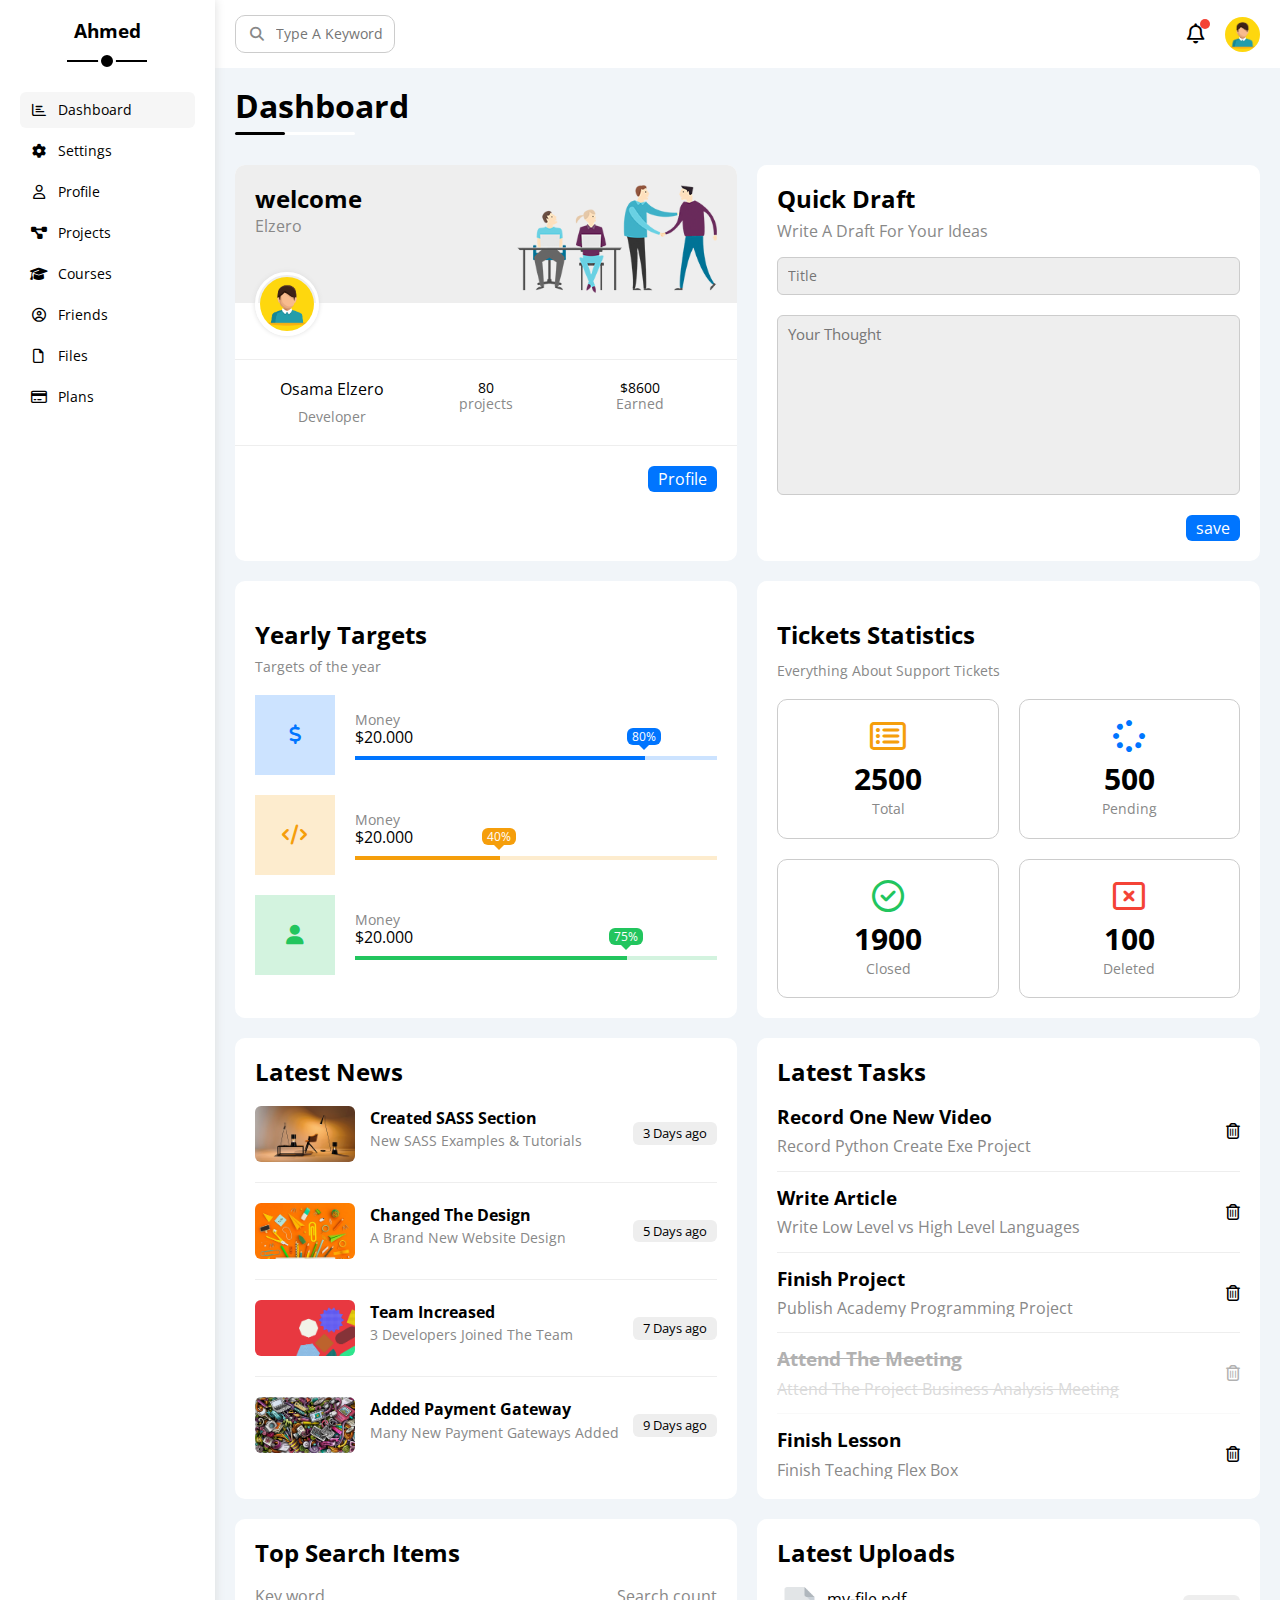
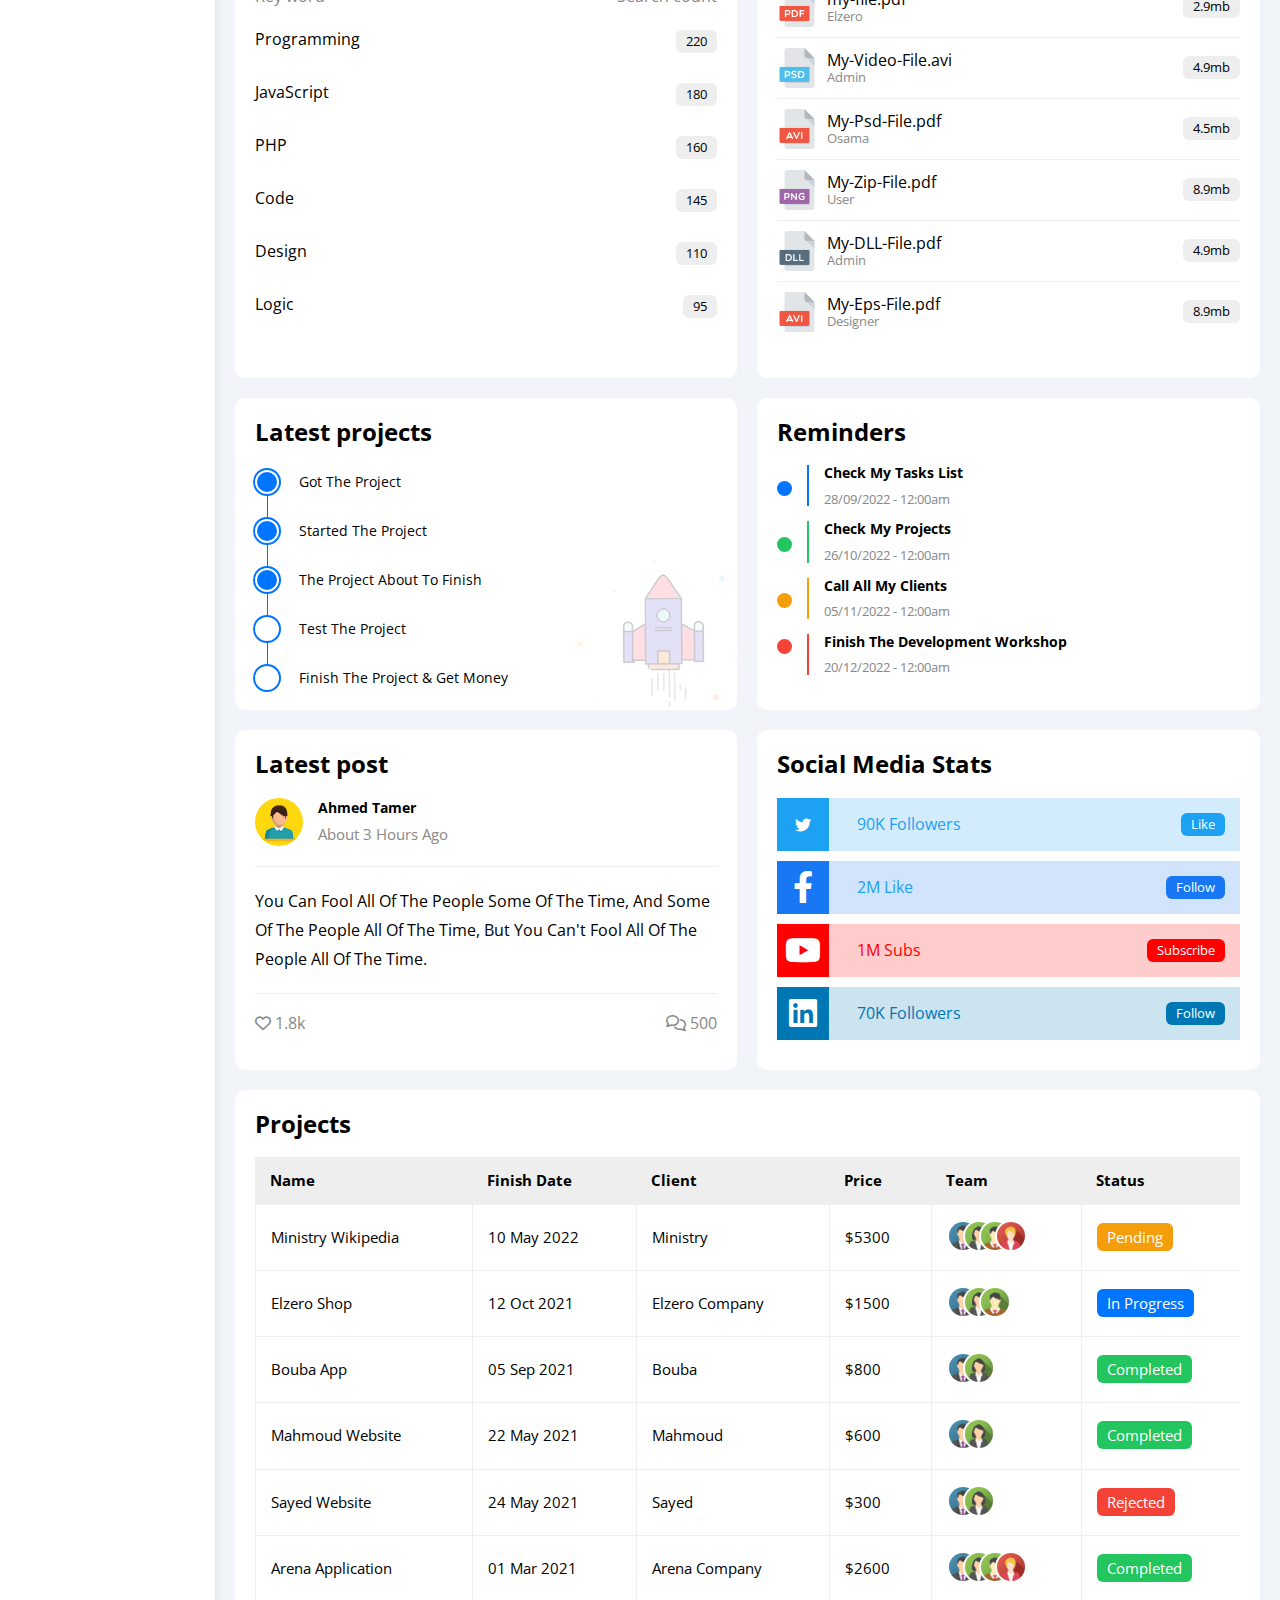
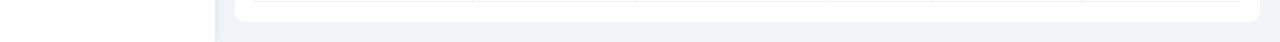
<file: index.html>
<!DOCTYPE html>
<html lang="en">
<head>
    <meta charset="UTF-8">
    <meta name="viewport" content="width=device-width, initial-scale=1.0">
    <title>Dashbord</title>
    <link rel="stylesheet" href="css/all.min.css">
    <link rel="stylesheet" href="css/framework.css">
    <link rel="stylesheet" href="css/master.css">
    <link rel="stylesheet" href="css/Normalize.css">
    <link rel="preconnect" href="https://fonts.googleapis.com">
<link rel="preconnect" href="https://fonts.gstatic.com" crossorigin>
<link href="https://fonts.googleapis.com/css2?family=Open+Sans:ital,wght@0,400;0,800;1,300;1,500;1,600;1,700&display=swap" rel="stylesheet">
</head>
<body>
    <div class="page d-flex">
        <div class="sidebar bg-white p-20 relative">
            <h3 class="relative txt-c mt-0">Ahmed</h3>
            <ul>
                <li>
            <a class="active d-flex align-center fs-14 c-black rad-6 p-10" href="index.html">
                    <i class="fa-regular fa-chart-bar fa-fw"></i>
                    <span>Dashboard</span>
                </a>
                </li>
                <li>
                <a class="d-flex align-center fs-14 c-black rad-6 p-10" href="settings.html">
                    <i class="fa-solid fa-gear fa-fw"></i>
                    <span>Settings</span>
                </a>
                </li>
                <li>
                <a class="d-flex align-center fs-14 c-black rad-6 p-10" href="profile.html">
                    <i class="fa-regular fa-user fa-fw"></i>
                    <span>Profile</span>
                </a>
                </li>
                <li>
                <a class="d-flex align-center fs-14 c-black rad-6 p-10" href="projects.html">
                    <i class="fa-solid fa-diagram-project fa-fw"></i>
                    <span>Projects</span>
                </a>
                </li>
                <li>
            <a class="d-flex align-center fs-14 c-black rad-6 p-10" href="courses.html">
                    <i class="fa-solid fa-graduation-cap fa-fw"></i>
                    <span>Courses</span>
            </a>
                </li>
                <li>
            <a class="d-flex align-center fs-14 c-black rad-6 p-10" href="friends.html">
                    <i class="fa-regular fa-circle-user fa-fw"></i>
                    <span>Friends</span>
            </a>
                </li>
                <li>
            <a class="d-flex align-center fs-14 c-black rad-6 p-10" href="files.html">
                    <i class="fa-regular fa-file fa-fw"></i>
                    <span>Files</span>
            </a>
                </li>
                <li>
                <a class="d-flex align-center fs-14 c-black rad-6 p-10" href="plans.html">
                    <i class="fa-regular fa-credit-card fa-fw"></i>
                    <span>Plans</span>
                </a>
                </li>
            </ul>
        </div>
        <div class="content w-full">
            <!-- start head  -->
            <div class="head between-flex bg-white p-15 ">
                    <div class="search relative">
                        <input type="text" class=" relative p-10 "  placeholder="Type A Keyword">
                    </div>
                <div class="icons d-flex  align-center">
                    <span class="notification"><i class="fa-regular fa-bell fa-lg relative"></i></span>
                    <img src="imges/6769264_60111.jpg" alt="">
                </div>
            </div> 
            <!-- End head  -->
            <!-- start wedgets -->
            <h1 class="relative"> Dashboard</h1>
            <div class="wrabber d-grid gap-20 ">
                <!-- start welcome wedget  -->
                <div class="welcome bg-white rad-10 txt-c-mobile block-mobile ">
                    <div class="intro bg-eee p-20 d-flex space-between ">
                        <div>
                            <h2 class="m-0">welcome</h2>
                            <p class="c-grey mt-5">Elzero</p>
                        </div>
                        <img src="imges/welcome.png " class="hide-mobile" alt="">
                    </div>
                    <img src="imges/6769264_60111.jpg" class="avatar">
                    <div class="body d-flex mt-20 mb-20 bg-white txt-c p-20 block-mobile">
                        <div class=""> Osama Elzero <span class="d-block c-grey fs-14 mt-10 block-mobile">Developer</span></div>
                        <div class="fs-14"> 80 <span class="d-block c-grey">projects</span></div>
                        <div class="fs-14">$8600 <span class="d-block c-grey">Earned</span></div>
                    </div>
                    <a href="profile.html" class="bg-blue c-white rad-6 d-block w-fit btn-shape">Profile</a>
                </div>
                <!-- start quick wedget -->
                <div class="quick-draft bg-white rad-10">
                    <div class="body p-20">
                        <div class="head">
                            <h2 class="m-0">Quick Draft</h2>
                            <p class="c-grey mt-10">Write A Draft For Your Ideas</p>
                        </div>
                        <form >
                            <input type="text" placeholder="Title" class="d-block B-none rad-6 c-grey fs-14 p-10 w-full bg-eee mb-20" id="">
                            <textarea class="p-10  w-full B-none bg-eee fs-15  rad-6 d-block  mb-20" id="" placeholder="Your Thought"></textarea>
                            <input type="submit" value="save" class="bg-blue c-white rad-6 d-block w-fit  B-none btn-shape">
                        </form>
                    </div>
                </div>
                <!-- End quick wedget -->
                <!-- start Targets wedget -->
                <div class="targets p-20 bg-white rad-10 ">
                    <h2 class="mb-10">Yearly Targets</h2>
                    <p class="mb-20 mt-0 fs-14 c-grey">Targets of the year</p>

                    <div class="target-row d-flex align-center mb-20  blue">
                        <div class="icon center-flex">
                            <i class="fa-solid fa-dollar-sign fa-lg c-blue  "></i>
                        </div>
                        <div class="details">
                            <span class="c-grey fs-14">Money</span>
                            <span class=" d-block mt-0 mb-10 ">$20.000</span>
                            <div class="progress relative">
                                <span style="width: 80%;" class="blue bg-blue">
                                <span class="bg-blue">80%</span>
                                </span>
                            </div>
                        </div>
                    </div>
                    <div class="target-row d-flex align-center mb-20  orange">
                        <div class="icon center-flex">
                            <i class="fa-solid fa-code fa-lg c-orange"></i>
                        </div>
                        <div class="details">
                            <span class="c-grey fs-14">Money</span>
                            <span class=" d-block mt-0 mb-10 ">$20.000</span>
                            <div class="progress relative">
                                <span style="width: 40%;" class="orange bg-orange ">
                                <span class=" bg-orange">40%</span>
                                </span>
                            </div>
                        </div>
                    </div>
                    <div class="target-row d-flex align-center mb-20  green">
                        <div class="icon center-flex">
                            <i class="fa-solid fa-user fa-lg c-green"></i>
                        </div>
                        <div class="details">
                            <span class="c-grey fs-14">Money</span>
                            <span class=" d-block mt-0 mb-10 ">$20.000</span>
                            <div class="progress relative">
                                <span style="width: 75%;" class="green bg-green ">
                                <span class=" bg-green">75%</span>
                                </span>
                            </div>
                        </div>
                    </div>
                </div>
                <!-- End Targets wedget -->
                <!-- start Tickets wedget -->
                <div class="tickets bg-white p-20 rad-10">
                    <h2 class=" mb-10">Tickets Statistics</h2>
                    <p class="c-grey fs-14 mb-20">Everything About Support Tickets</p>
                    <div class="box-container d-flex txt-c  f-wrap gap-20">
                        <div class="box p-20 rad-10 ">
                            <i class="fa-regular fa-rectangle-list fa-2x mb-10 c-orange"></i>
                            <span class="d-block fw-bold fs-40">2500</span>
                            <span class="d-block c-grey mt-5 fs-14">Total</span>
                        </div>
                        <div class="box p-20 txt-c rad-10 ">
                            <i class="fa-solid fa-spinner fa-2x mb-10 c-blue"></i>
                            <span class="d-block fw-bold fs-40">500</span>
                            <span class="d-block c-grey mt-5 fs-14">Pending</span>
                        </div>
                        <div class="box p-20 txt-c rad-10 ">
                            <i class="fa-regular fa-circle-check fa-2x mb-10 c-green"></i>
                            <span class="d-block fw-bold fs-40">1900</span>
                            <span class="d-block c-grey mt-5 fs-14">Closed</span>
                        </div>
                        <div class="box p-20 txt-c rad-10">
                            <i class="fa-regular fa-rectangle-xmark fa-2x mb-10 c-red"></i>
                            <span class="d-block fw-bold fs-40">100</span>
                            <span class="d-block c-grey mt-5 fs-14">Deleted</span>
                        </div>
                    </div>
                </div>
                <!-- End Tickets wedget -->
                <!-- start news wedget  -->
                <div class="news p-20 rad-10 bg-white txt-c-mobile">
                    <h2 class="mb-20 m-0">Latest News</h2>
                    <!-- 1 -->
                        <div class="news-row d-flex align-center space-between mb-20"> 
                            <img src="imges/news-01.png" alt="" class=" rad-6 ">
                            <div class="info ">
                            <h3 class=" mb-10 m-0">
                                Created SASS Section
                            </h3>
                            <p class="c-grey m-0 mb-10 fs-14">New SASS Examples & Tutorials</p>
                            </div>
                            <div class="btn-shape bg-eee m-0  fs-14 w-fit label">3 Days ago</div>
                        </div>
                        <!-- 2 -->
                        <div class="news-row d-flex align-center space-between mb-20">
                            <img src="imges/news-02.png" alt="" class=" rad-6 ">
                            <div class="info ">
                            <h3 class=" mb-10 m-0"> Changed The Design</h3>
                            <p class="c-grey m-0 mb-10 fs-14">A Brand New Website Design</p>
                            </div>
                            <div class="btn-shape bg-eee m-0  fs-14 w-fit label">5 Days ago</div>
                        </div>
                        <!-- 3 -->
                        <div class="news-row d-flex align-center space-between mb-20">
                            <img src="imges/news-03.png" alt="" class=" rad-6 ">
                            <div class="info ">
                            <h3 class=" mb-10 m-0">Team Increased  </h3>
                            <p class="c-grey m-0 mb-10 fs-14">3 Developers Joined The Team</p>
                            </div>
                            <div class="btn-shape bg-eee m-0  fs-14 w-fit label">7 Days ago</div>
                        </div>
                        <!-- 4 -->
                        <div class="news-row d-flex align-center space-between ">
                            <img src="imges/news-04.png" alt="" class=" rad-6 ">
                            <div class="info ">
                                <h3 class=" mb-10 m-0"> Added Payment Gateway </h3>
                                <p class="c-grey m-0 mb-10 fs-14">Many New Payment Gateways Added</p>
                            </div>
                            <div class="btn-shape bg-eee m-0  fs-14 w-fit label">9 Days ago</div>
                        </div>
                    
                </div>
                <!-- End news wedget  -->
                <!-- start latest taskes wedget  -->
                <div class="latest-tasks p-20 rad-10 bg-white">
                    <h2 class="m-0 mb-20">Latest Tasks</h2>
                    <div class="tasks-row between-flex ">
                        <div class="content">
                            <h3 class="m-0 ">Record One New Video</h3>
                            <p class="c-grey m-0 mt-10">Record Python Create Exe Project</p>
                        </div>
                        <i class="fa-regular fa-trash-can delete"></i>
                    </div>
                    <div class="tasks-row between-flex ">
                        <div class="content">
                            <h3 class="m-0 ">Write Article</h3>
                            <p class="c-grey m-0 mt-10">Write Low Level vs High Level Languages</p>
                        </div>
                        <i class="fa-regular fa-trash-can delete"></i>
                    </div>
                    <div class="tasks-row between-flex ">
                        <div class="content">
                            <h3 class="m-0 ">Finish Project</h3>
                            <p class="c-grey m-0 mt-10">Publish Academy Programming Project
                            </p>
                        </div>
                        <i class="fa-regular fa-trash-can delete"></i>
                    </div>
                    <div class="tasks-row between-flex done">
                        <div class="content">
                            <h3 class="m-0 ">Attend The Meeting</h3>
                            <p class="c-grey m-0 mt-10">Attend The Project Business Analysis Meeting</p>
                        </div>
                        <i class="fa-regular fa-trash-can delete"></i>
                    </div>
                    <div class="tasks-row between-flex ">
                        <div class="content">
                            <h3 class="m-0 ">Finish Lesson</h3>
                            <p class="c-grey m-0 mt-10">Finish Teaching Flex Box</p>
                        </div>
                        <i class="fa-regular fa-trash-can delete"></i>
                    </div>
                </div>
                <!-- End latest taskes wedget  -->
                <!-- Start top search items  -->
                <div class="top-search bg-white rad-10 p-20">
                    <h2 class="m-0 mb-20">Top Search Items</h2>
                    <div class="items-head d-flex space-between mb-10 c-grey">
                        <div>Key word</div>
                        <div>Search count</div>
                    </div>
                    <div class="items d-flex space-between pt-15 pb-15">
                        <span>Programming</span>
                        <span class="bg-eee fs-13 btn-shape">220</span>
                    </div>
                    <div class="items d-flex space-between pt-15 pb-15">
                        <span>JavaScript</span>
                        <span class="bg-eee btn-shape fs-13">180</span>
                    </div>
                    <div class="items d-flex space-between pt-15 pb-15">
                        <span>PHP</span>
                        <span class="bg-eee btn-shape fs-13">160</span>
                    </div>
                    <div class="items d-flex space-between pt-15 pb-15">
                        <span>Code</span>
                        <span class="bg-eee btn-shape fs-13">145</span>
                    </div>
                    <div class="items d-flex space-between pt-15 pb-15">
                        <span>Design</span>
                        <span class="bg-eee btn-shape fs-13">110</span>
                    </div>
                    <div class="items d-flex space-between pt-15 pb-15">
                        <span>Logic</span>
                        <span class="bg-eee btn-shape fs-13">95</span>
                    </div>
                </div>
                <!-- End top search items  -->
                <!-- start latest uploads  -->
                <div class=" uploads bg-white rad-10 p-20">
                    <h2 class="m-0 mb-20">Latest Uploads</h2>
                    <ul>
                        <li class="pb-10 mb-10 between-flex">
                            <div class="d-flex align-center">
                                <img src="imges/file-1.png" alt="" class="mr-10">
                                <div>
                                    <span class="mb-5">my-file.pdf</span>
                                    <span class="c-grey fs-13 d-block">Elzero</span>
                                </div>
                            </div>
                            <div class="bg-eee fs-13 btn-shape w-fit">2.9mb</div>
                        </li>
                        <li class="pb-10 mb-10 between-flex">
                            <div class="d-flex align-center">
                                <img src="imges/file-3.png" alt="" class="mr-10">
                                <div>
                                    <span class="mb-5">My-Video-File.avi</span>
                                    <span class="c-grey fs-13 d-block">Admin</span>
                                </div>
                            </div>
                            <div class="bg-eee fs-13 btn-shape w-fit">4.9mb</div>
                        </li>
                        <li class="pb-10 mb-10 between-flex">
                            <div class="d-flex align-center">
                                <img src="imges/file-2.png" alt="" class="mr-10">
                                <div>
                                    <span class="mb-5">My-Psd-File.pdf</span>
                                    <span class="c-grey fs-13 d-block">Osama</span>
                                </div>
                            </div>
                            <div class="bg-eee fs-13 btn-shape w-fit">4.5mb</div>
                        </li>
                        <li class="pb-10 mb-10 between-flex">
                            <div class="d-flex align-center">
                                <img src="imges/file-4.png" alt="" class="mr-10">
                                <div>
                                    <span class="mb-5">My-Zip-File.pdf</span>
                                    <span class="c-grey fs-13 d-block">User</span>
                                </div>
                            </div>
                            <div class="bg-eee fs-13 btn-shape w-fit">8.9mb</div>
                        </li>
                        <li class="pb-10 mb-10 between-flex">
                            <div class="d-flex align-center">
                                <img src="imges/file-5.png" alt="" class="mr-10">
                                <div>
                                    <span class="mb-5">My-DLL-File.pdf</span>
                                    <span class="c-grey fs-13 d-block">Admin</span>
                                </div>
                            </div>
                            <div class="bg-eee fs-13 btn-shape w-fit">4.9mb</div>
                        </li>
                        <li class="pb-10 mb-10 between-flex">
                            <div class="d-flex align-center">
                                <img src="imges/file-2.png" alt="" class="mr-10">
                                <div>
                                    <span class="mb-5">My-Eps-File.pdf</span>
                                    <span class="c-grey fs-13 d-block">Designer</span>
                                </div>
                            </div>
                            <div class="bg-eee fs-13 btn-shape w-fit">8.9mb</div>
                        </li>
                    </ul>
                </div>
                <!-- End latest uploads  -->
                <!-- Start last projects  -->
                <div class="las-projects relative bg-white rad-10 p-20">
                    <h2 class=" m-0 mb-20"> Latest projects</h2>
                    <ul class="relative m-0" >
                        <li class="d-flex align-center mt-25 fs-14 done">Got The Project </li>
                        <li class="d-flex align-center mt-25 fs-14 done">Started The Project </li>
                        <li class="d-flex align-center mt-25 fs-14 done">The Project About To Finish </li>
                        <li class="d-flex align-center mt-25 fs-14 current">Test The Project</li>
                        <li class="d-flex align-center mt-25 fs-14">Finish The Project & Get Money </li>
                    </ul>
                    <img class="launch hide-mobile" src="imges/project.png" alt="">
                </div>
                <!-- End last projects wedget -->
                <!-- start reminders wedget  -->
                <div class="reminders bg-white p-20 rad-10 ">
                    <h2 class="m-0 mb-20">Reminders</h2>
                    <ul class="m-0">
                        <li class="d-flex align-center mt-15">
                            <span class="bg-blue mr-15 d-block rad-half icon "></span>
                            <div class="pl-15 blue">
                                <p class="mb-5 mt-0 fs-14 fw-bold"> Check My Tasks List</p>
                                <span class="d-block mt-10 c-grey fs-13 ">28/09/2022 - 12:00am</span>
                            </div>
                        </li>
                        <li class="d-flex align-center mt-15">
                            <span class="bg-green mr-15 d-block rad-half icon "></span>
                            <div class="pl-15 green ">
                                <p class="mb-5 mt-0 fs-14 fw-bold"> Check My Projects</p>
                                <span class="d-block mt-10 c-grey fs-13 ">26/10/2022 - 12:00am</span>
                            </div>
                        </li>
                        <li class="d-flex align-center mt-15">
                            <span class="bg-orange mr-15 d-block rad-half icon "></span>
                            <div class="pl-15 orange">
                                <p class="mb-5 mt-0 fs-14 fw-bold">Call All My Clients</p>
                                <span class="d-block mt-10 c-grey fs-13 ">05/11/2022 - 12:00am</span>
                            </div>
                        </li>
                        <li class="d-flex align-center mt-15">
                            <span class="bg-red mr-15 d-block rad-half icon mb-20"></span>
                            <div class="pl-15 red">
                                <p class="mb-5 mt-0 fs-14 fw-bold">Finish The Development Workshop</p>
                                <span class="d-block mt-10 c-grey fs-13 ">20/12/2022 - 12:00am</span>
                            </div>
                        </li>
                    </ul>
                </div>
                <!-- end reminders wedget  -->
                <!-- start latest post wedget  -->
                <div class="latest-post bg-white p-20 rad-10 ">
                    <h2 class="m-0 mb-20">Latest post</h2>
                    <div class="info d-flex align-center mb-20">
                        <img class="mr-15 rad-half" src="imges/6769264_60111.jpg" alt="">
                        <div class="info">
                            <p class="mt-0 mb-10 fs-14 fw-bold">Ahmed Tamer</p>
                            <span class="mt-0 fs-15 c-grey d-block">About 3 Hours Ago</span>
                        </div>
                    </div>
                    <div class=" text mt-20 mb-20 pt-20 pb-20 txt-c-mobile">
                        You Can Fool All Of The People Some Of The Time, And Some Of The People All Of The Time, But You Can't Fool All Of The People All Of The Time.
                    </div> 
                    <div class="between-flex">
                        <div class="c-grey">
                            <i class="fa-regular fa-heart"></i>
                            <span class=""> 1.8k</span>
                        </div>
                        <div class="c-grey">
                            <i class="fa-regular fa-comments"></i>
                            <span class="">500</span>
                        </div>

                    </div>
                </div>
                <!-- End latest post wedget  -->
                <!-- start social media wedget  -->
                <div class="social-media  bg-white p-20 rad-10 relative">
                    <h2 class="mt-0 mb-20"> Social Media Stats</h2>
                    <div class="row twitter between-flex relative p-15 mb-10 ">
                            <i class="fa-brands fa-twitter c-white h-full p-15 center-flex "></i>
                            <span>90K Followers</span>
                        <a class="btn-face btn-shape fs-13 c-white" href="">Like</a>
                        
                    </div>
                    <div class="row face between-flex relative p-15 mb-10 ">
                        <i class="fa-brands fa-facebook-f c-white h-full center-flex  fa-2x"></i>
                        <p class="m-0"> 2M Like</p>
                    <a class="btn-face btn-shape fs-13 c-white" href="">Follow</a>
                </div>
                    <div class="row youtube between-flex relative p-15 mb-10 ">
                        <i class="fa-brands fa-youtube c-white h-full center-flex  fa-2x"></i>
                            <p class="m-0"> 1M Subs</p>
                        <a class="btn-face btn-shape fs-13 c-white" href="">Subscribe</a>
                        
                    </div>
                    <div class="row linkdin between-flex relative p-15 mb-10 ">
                        <i class="fa-brands fa-linkedin c-white h-full center-flex  fa-2x" ></i>
                            <p class="m-0">70K Followers</p>
                        <a class="btn-face btn-shape fs-13 c-white" href="">Follow</a>
                        
                    </div>
                </div>
                <!-- End social media wedget  -->
            </div>
            <!-- start projects table  -->
            <div class="projects bg-white p-20 rad-10 m-20">
                <h2 class="mt-0 mb-20">Projects</h2>
                <div class="responsive-table">
                    <table class="w-full fs-15 " >
                        <thead  >
                            <tr class="fw-bold bg-eee p-20">
                                <td class="">Name</td>
                                <td>Finish Date</td>
                                <td>Client</td>
                                <td>Price</td>
                                <td>Team</td>
                                <td>Status</td>
                            </tr>
                        </thead>
                        <tbody>
                            <tr>
                            <td>Ministry Wikipedia</td>
                            <td>10 May 2022</td>
                            <td>Ministry</td>
                            <td>$5300</td>
                            <td>
                                <img src="imges/team-01.png" alt="">
                                <img src="imges/team-02.png" alt="">
                                <img src="imges/team-03.png" alt="">
                                <img src="imges/team-05.png" alt="">
                                
                                
                            </td>
                            <td>
                                <span class="label btn-shape bg-orange c-white">Pending</span>
                            </td>
                            </tr>
                            <tr>
                            <td>Elzero Shop</td>
                            <td>12 Oct 2021</td>
                            <td>Elzero Company</td>
                            <td>$1500</td>
                            <td>
                                <img src="imges/team-01.png" alt="">
                                <img src="imges/team-02.png" alt="">
                                <img src="imges/team-03.png" alt="">
                            </td>
                            <td><span class="label btn-shape bg-blue c-white">In Progress</span></td>
                            </tr>
                            <tr>
                            <td>Bouba App</td>
                            <td>05 Sep 2021</td>
                            <td>Bouba</td>
                            <td>$800</td>
                            <td>
                                <img src="imges/team-01.png" alt="">
                                <img src="imges/team-02.png" alt="">
                            </td>
                            <td><span class="label btn-shape bg-green c-white">Completed</span></td>
                            </tr>
                            <tr>
                            <td>Mahmoud Website</td>
                            <td>22 May 2021</td>
                            <td>Mahmoud</td>
                            <td>$600</td>
                            <td>
                                <img src="imges/team-01.png" alt="">
                                <img src="imges/team-02.png" alt="">
                            </td>
                            <td><span class="label btn-shape bg-green c-white">Completed</span></td>
                            </tr>
    
    
                            <tr>
                                <td>Sayed Website</td>
                                <td>24 May 2021</td>
                                <td>Sayed</td>
                                <td>$300</td>
                                <td>
                                    <img src="imges/team-01.png" alt="">
                                    <img src="imges/team-02.png" alt="">
                                </td>
                            <td>
                                <span class="label btn-shape bg-red c-white">Rejected</span>
                            </td>
    
                            </tr>
    
                            <tr>
                            <td>Arena Application</td>
                            <td>01 Mar 2021</td>
                            <td>Arena Company</td>
                            <td>$2600</td>
                            <td>
                                <img src="imges/team-01.png" alt="">
                                <img src="imges/team-02.png" alt="">
                                <img src="imges/team-03.png" alt="">
                                <img src="imges/team-05.png" alt="">
                                
                            </td>
                            <td><span class="label btn-shape bg-green c-white">Completed</span></td>
                            </tr>
                        </tbody>
                        </table>
                </div>
            </div>
            <!-- End projects table  -->
        </div>
    </div>
</body>
</html>
</file>
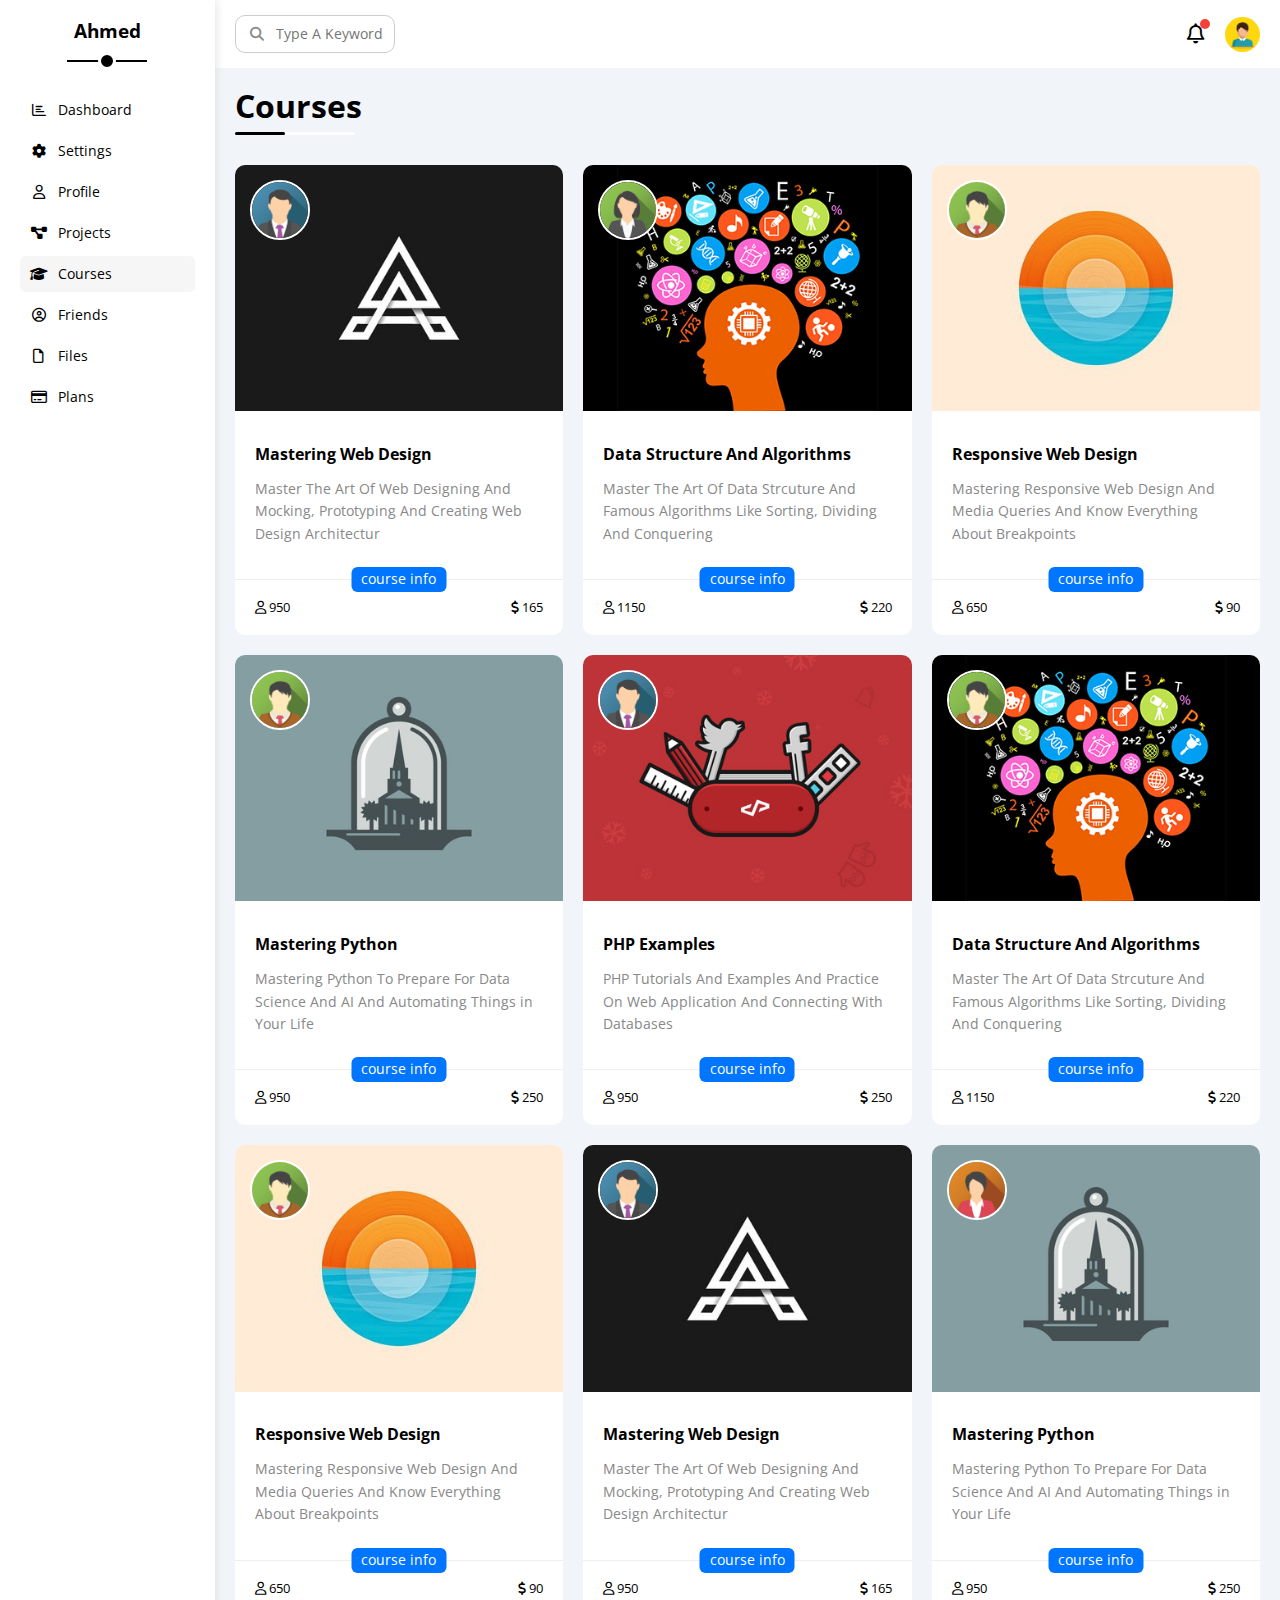
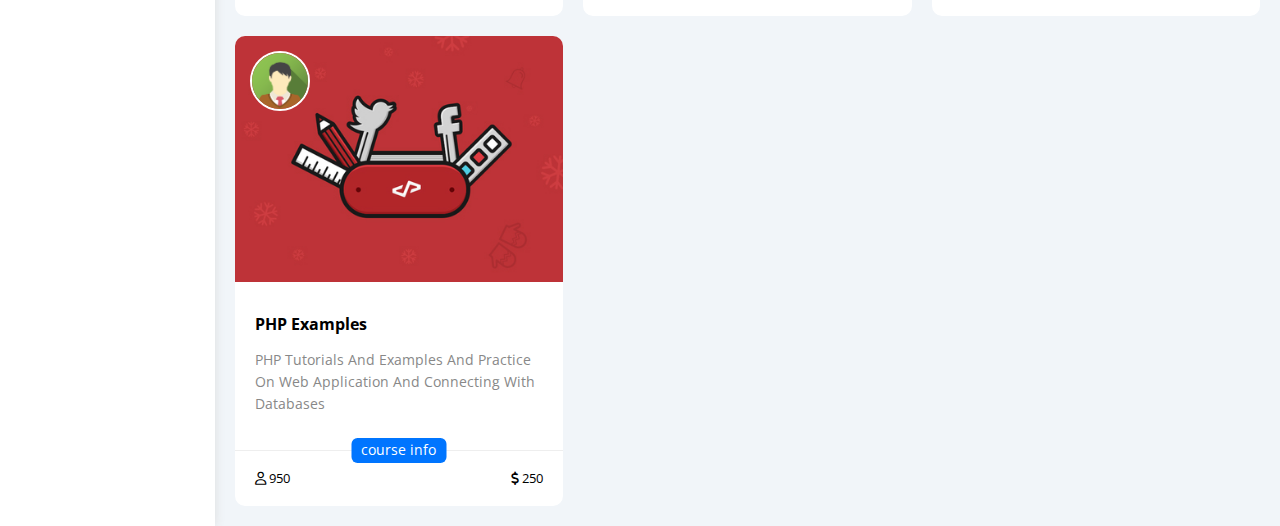
<file: courses.html>
<!DOCTYPE html>
<html lang="en">
<head>
    <meta charset="UTF-8">
    <meta name="viewport" content="width=device-width, initial-scale=1.0">
    <title>Projects</title>
    <link rel="stylesheet" href="css/all.min.css">
    <link rel="stylesheet" href="css/framework.css">
    <link rel="stylesheet" href="css/master.css">
    <link rel="stylesheet" href="css/Normalize.css">
    <link rel="preconnect" href="https://fonts.googleapis.com">
<link rel="preconnect" href="https://fonts.gstatic.com" crossorigin>
<link href="https://fonts.googleapis.com/css2?family=Open+Sans:ital,wght@0,400;0,800;1,300;1,500;1,600;1,700&display=swap" rel="stylesheet">
</head>
<body>
    <div class="page d-flex">
        <div class="sidebar bg-white p-20 relative">
            <h3 class="relative txt-c mt-0">Ahmed</h3>
            <ul>
                <li>
            <a class=" d-flex align-center fs-14 c-black rad-6 p-10" href="index.html">
                    <i class="fa-regular fa-chart-bar fa-fw"></i>
                    <span>Dashboard</span>
                </a>
                </li>
                <li>
                <a class=" d-flex align-center fs-14 c-black rad-6 p-10" href="settings.html">
                    <i class="fa-solid fa-gear fa-fw"></i>
                    <span>Settings</span>
                </a>
                </li>
                <li>
                <a class="d-flex align-center fs-14 c-black rad-6 p-10" href="profile.html">
                    <i class="fa-regular fa-user fa-fw"></i>
                    <span>Profile</span>
                </a>
                </li>
                <li>
                <a class="d-flex align-center fs-14 c-black rad-6 p-10" href="projects.html">
                    <i class="fa-solid fa-diagram-project fa-fw"></i>
                    <span>Projects</span>
                </a>
                </li>
                <li>
            <a class="active d-flex align-center fs-14 c-black rad-6 p-10" href="courses.html">
                    <i class="fa-solid fa-graduation-cap fa-fw"></i>
                    <span>Courses</span>
            </a>
                </li>
                <li>
            <a class="d-flex align-center fs-14 c-black rad-6 p-10" href="friends.html">
                    <i class="fa-regular fa-circle-user fa-fw"></i>
                    <span>Friends</span>
            </a>
                </li>
                <li>
            <a class="d-flex align-center fs-14 c-black rad-6 p-10" href="files.html">
                    <i class="fa-regular fa-file fa-fw"></i>
                    <span>Files</span>
            </a>
                </li>
                <li>
                <a class="d-flex align-center fs-14 c-black rad-6 p-10" href="plans.html">
                    <i class="fa-regular fa-credit-card fa-fw"></i>
                    <span>Plans</span>
                </a>
                </li>
            </ul>
        </div>
        <!-- start content  -->
        <div class="content w-full">
            <!-- start head  -->
            <div class="head between-flex bg-white p-15 ">
                    <div class="search relative">
                        <input type="text" class=" relative p-10 "  placeholder="Type A Keyword">
                    </div>
                <div class="icons d-flex align-center">
                    <span class="notification"><i class="fa-regular fa-bell fa-lg relative"></i></span>
                    <img src="imges/6769264_60111.jpg" alt="">
                </div>
            </div> 
            <!-- End head  -->
            <h1 class="relative"> Courses</h1>
            <!-- start courses page  -->
            <div class="courses-page m-20 d-grid gap-20">
            <div class="course bg-white rad-10 relative">
                <img class="cover mb-10" src="imges/course-01.jpg" alt="">
                <img src="imges/team-01.png" alt="" class="instructor">
                <div class="p-20 ">
                    <h4 class="m-0">Mastering Web Design</h4>
                    <p class="descripition mt-15  fs-14 c-grey ">Master The Art Of Web Designing And Mocking, Prototyping And Creating Web Design Architectur</p>
                </div>
                <div class="info p-20 relative between-flex">
                    <span class="title btn-shape bg-blue c-white fs-14">course info</span>
                    <span class="fs-13">
                        <i class="fa-regular fa-user"></i>
                        950
                    </span>
                    <span class="fs-13">
                        <i class="fa-solid fa-dollar-sign"></i>
                    165
                    </span>
                </div>
            </div>
            <div class="course bg-white rad-10 relative">
                <img class="cover mb-10" src="imges/course-02.jpg" alt="">
                <img src="imges/team-02.png" alt="" class="instructor">
                <div class="p-20 ">
                    <h4 class="m-0">Data Structure And Algorithms </h4>
                    <p class="descripition mt-15  fs-14 c-grey ">Master The Art Of Data Strcuture And Famous Algorithms Like Sorting, Dividing And Conquering</p>
                </div>
                <div class="info p-20 relative between-flex">
                    <span class="title btn-shape bg-blue c-white fs-14">course info</span>
                    <span class="fs-13">
                        <i class="fa-regular fa-user"></i>
                        1150
                    </span>
                    <span class="fs-13">
                        <i class="fa-solid fa-dollar-sign"></i>
                    220
                    </span>
                </div>
            </div>
            <div class="course bg-white rad-10 relative">
                <img class="cover mb-10" src="imges/course-03.jpg" alt="">
                <img src="imges/team-03.png" alt="" class="instructor">
                <div class="p-20 ">
                    <h4 class="m-0">Responsive Web Design</h4>
                    <p class="descripition mt-15  fs-14 c-grey ">Mastering Responsive Web Design And Media Queries And Know Everything About Breakpoints</p>
                </div>
                <div class="info p-20 relative between-flex">
                    <span class="title btn-shape bg-blue c-white fs-14">course info</span>
                    <span class="fs-13">
                        <i class="fa-regular fa-user"></i>
                        650
                    </span>
                    <span class="fs-13">
                        <i class="fa-solid fa-dollar-sign"></i>
                    90
                    </span>
                </div>
            </div>
            <div class="course bg-white rad-10 relative">
                <img class="cover mb-10" src="imges/course-04.jpg" alt="">
                <img src="imges/team-03 (6).png" alt="" class="instructor">
                <div class="p-20 ">
                    <h4 class="m-0">Mastering Python</h4>
                    <p class="descripition mt-15  fs-14 c-grey ">Mastering Python To Prepare For Data Science And AI And Automating Things in Your Life</p>
                </div>
                <div class="info p-20 relative between-flex">
                    <span class="title btn-shape bg-blue c-white fs-14">course info</span>
                    <span class="fs-13">
                        <i class="fa-regular fa-user"></i>
                        950
                    </span>
                    <span class="fs-13">
                        <i class="fa-solid fa-dollar-sign"></i>
                    250
                    </span>
                </div>
            </div>
            <div class="course bg-white rad-10 relative">
                <img class="cover mb-10" src="imges/course-05.jpg" alt="">
                <img src="imges/team-01.png" alt="" class="instructor">
                <div class="p-20 ">
                    <h4 class="m-0">PHP Examples</h4>
                    <p class="descripition mt-15  fs-14 c-grey ">PHP Tutorials And Examples And Practice On Web Application And Connecting With Databases</p>
                </div>
                <div class="info p-20 relative between-flex">
                    <span class="title btn-shape bg-blue c-white fs-14">course info</span>
                    <span class="fs-13">
                        <i class="fa-regular fa-user"></i>
                        950
                    </span>
                    <span class="fs-13">
                        <i class="fa-solid fa-dollar-sign"></i>
                    250
                    </span>
                </div>
            </div>
            <div class="course bg-white rad-10 relative">
                <img class="cover mb-10" src="imges/course-02.jpg" alt="">
                <img src="imges/team-03.png" alt="" class="instructor">
                <div class="p-20 ">
                    <h4 class="m-0">Data Structure And Algorithms </h4>
                    <p class="descripition mt-15  fs-14 c-grey ">Master The Art Of Data Strcuture And Famous Algorithms Like Sorting, Dividing And Conquering</p>
                </div>
                <div class="info p-20 relative between-flex">
                    <span class="title btn-shape bg-blue c-white fs-14">course info</span>
                    <span class="fs-13">
                        <i class="fa-regular fa-user"></i>
                        1150
                    </span>
                    <span class="fs-13">
                        <i class="fa-solid fa-dollar-sign"></i>
                    220
                    </span>
                </div>
            </div>
            <div class="course bg-white rad-10 relative">
                <img class="cover mb-10" src="imges/course-03.jpg" alt="">
                <img src="imges/team-03 (6).png" alt="" class="instructor">
                <div class="p-20 ">
                    <h4 class="m-0">Responsive Web Design</h4>
                    <p class="descripition mt-15  fs-14 c-grey ">Mastering Responsive Web Design And Media Queries And Know Everything About Breakpoints</p>
                </div>
                <div class="info p-20 relative between-flex">
                    <span class="title btn-shape bg-blue c-white fs-14">course info</span>
                    <span class="fs-13">
                        <i class="fa-regular fa-user"></i>
                        650
                    </span>
                    <span class="fs-13">
                        <i class="fa-solid fa-dollar-sign"></i>
                    90
                    </span>
                </div>
            </div>
            <div class="course bg-white rad-10 relative">
                <img class="cover mb-10" src="imges/course-01.jpg" alt="">
                <img src="imges/team-01.png" alt="" class="instructor">
                <div class="p-20 ">
                    <h4 class="m-0">Mastering Web Design</h4>
                    <p class="descripition mt-15  fs-14 c-grey ">Master The Art Of Web Designing And Mocking, Prototyping And Creating Web Design Architectur</p>
                </div>
                <div class="info p-20 relative between-flex">
                    <span class="title btn-shape bg-blue c-white fs-14">course info</span>
                    <span class="fs-13">
                        <i class="fa-regular fa-user"></i>
                        950
                    </span>
                    <span class="fs-13">
                        <i class="fa-solid fa-dollar-sign"></i>
                    165
                    </span>
                </div>
            </div>
            <div class="course bg-white rad-10 relative">
                <img class="cover mb-10" src="imges/course-04.jpg" alt="">
                <img src="imges/team-044.png" alt="" class="instructor">
                <div class="p-20 ">
                    <h4 class="m-0">Mastering Python</h4>
                    <p class="descripition mt-15  fs-14 c-grey ">Mastering Python To Prepare For Data Science And AI And Automating Things in Your Life</p>
                </div>
                <div class="info p-20 relative between-flex">
                    <span class="title btn-shape bg-blue c-white fs-14">course info</span>
                    <span class="fs-13">
                        <i class="fa-regular fa-user"></i>
                        950
                    </span>
                    <span class="fs-13">
                        <i class="fa-solid fa-dollar-sign"></i>
                    250
                    </span>
                </div>
            </div>
            <div class="course bg-white rad-10 relative">
                <img class="cover mb-10" src="imges/course-05.jpg" alt="">
                <img src="imges/team-03.png" alt="" class="instructor">
                <div class="p-20 ">
                    <h4 class="m-0">PHP Examples</h4>
                    <p class="descripition mt-15  fs-14 c-grey ">PHP Tutorials And Examples And Practice On Web Application And Connecting With Databases</p>
                </div>
                <div class="info p-20 relative between-flex">
                    <span class="title btn-shape bg-blue c-white fs-14">course info</span>
                    <span class="fs-13">
                        <i class="fa-regular fa-user"></i>
                        950
                    </span>
                    <span class="fs-13">
                        <i class="fa-solid fa-dollar-sign"></i>
                    250
                    </span>
                </div>
            </div>
        </div>
        <!-- End courses page  -->
        </div>
    
    </body>
</html>
</file>
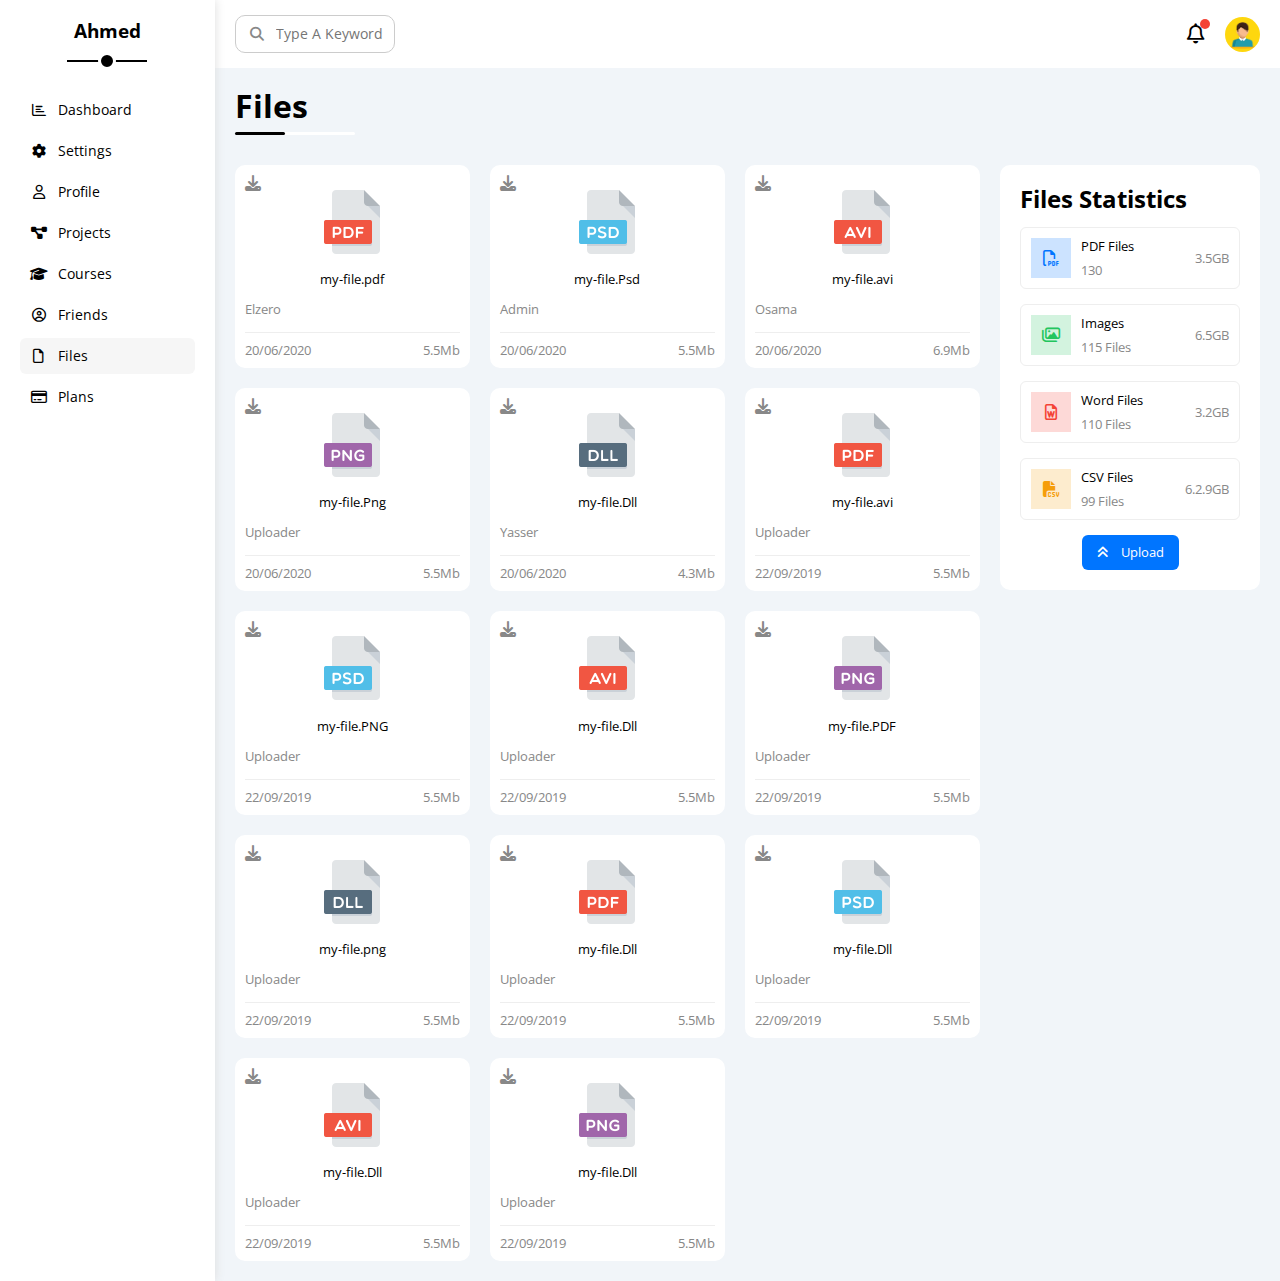
<file: files.html>
<!DOCTYPE html>
<html lang="en">
<head>
    <meta charset="UTF-8">
    <meta name="viewport" content="width=device-width, initial-scale=1.0">
    <title>Files</title>
    <link rel="stylesheet" href="css/all.min.css">
    <link rel="stylesheet" href="css/framework.css">
    <link rel="stylesheet" href="css/master.css">
    <link rel="stylesheet" href="css/Normalize.css">
    <link rel="preconnect" href="https://fonts.googleapis.com">
<link rel="preconnect" href="https://fonts.gstatic.com" crossorigin>
<link href="https://fonts.googleapis.com/css2?family=Open+Sans:ital,wght@0,400;0,800;1,300;1,500;1,600;1,700&display=swap" rel="stylesheet">
</head>
<body>
    <div class="page d-flex">
        <div class="sidebar bg-white p-20 relative">
            <h3 class="relative txt-c mt-0">Ahmed</h3>
            <ul>
                <li>
            <a class=" d-flex align-center fs-14 c-black rad-6 p-10" href="index.html">
                    <i class="fa-regular fa-chart-bar fa-fw"></i>
                    <span>Dashboard</span>
                </a>
                </li>
                <li>
                <a class=" d-flex align-center fs-14 c-black rad-6 p-10" href="settings.html">
                    <i class="fa-solid fa-gear fa-fw"></i>
                    <span>Settings</span>
                </a>
                </li>
                <li>
                <a class="d-flex align-center fs-14 c-black rad-6 p-10" href="profile.html">
                    <i class="fa-regular fa-user fa-fw"></i>
                    <span>Profile</span>
                </a>
                </li>
                <li>
                <a class="d-flex align-center fs-14 c-black rad-6 p-10" href="projects.html">
                    <i class="fa-solid fa-diagram-project fa-fw"></i>
                    <span>Projects</span>
                </a>
                </li>
                <li>
            <a class="d-flex align-center fs-14 c-black rad-6 p-10" href="courses.html">
                    <i class="fa-solid fa-graduation-cap fa-fw"></i>
                    <span>Courses</span>
            </a>
                </li>
                <li>
            <a class="d-flex align-center fs-14 c-black rad-6 p-10" href="friends.html">
                    <i class="fa-regular fa-circle-user fa-fw"></i>
                    <span>Friends</span>
            </a>
                </li>
                <li>
            <a class="active d-flex align-center fs-14 c-black rad-6 p-10" href="files.html">
                    <i class="fa-regular fa-file fa-fw"></i>
                    <span>Files</span>
            </a>
                </li>
                <li>
                <a class="d-flex align-center fs-14 c-black rad-6 p-10" href="plans.html">
                    <i class="fa-regular fa-credit-card fa-fw"></i>
                    <span>Plans</span>
                </a>
                </li>
            </ul>
        </div>
        <!-- start content  -->
        <div class="content w-full">
            <!-- start head  -->
            <div class="head between-flex bg-white p-15 ">
                    <div class="search relative">
                        <input type="text" class=" relative p-10 "  placeholder="Type A Keyword">
                    </div>
                <div class="icons d-flex align-center">
                    <span class="notification"><i class="fa-regular fa-bell fa-lg relative"></i></span>
                    <img src="imges/6769264_60111.jpg" alt="">
                </div>
            </div> 
            <!-- End head  -->
            <h1 class="relative">Files</h1>

            <div class="files-page relative d-flex gap-20 m-20">
        <div class="file-stats  rad-10 bg-white p-10   p-20">
                <h2 class="mt-0 mb-15">Files Statistics</h2>
            <div class="card d-flex align-center p-10 rad-6 fs-13 mb-15">
                <i class="fa-regular fa-file-pdf fa-lg blue center-flex c-blue icon"></i>
                <div class="info">
                    <span>PDF Files</span>
                    <span class="d-block mt-10 c-grey">130</span>
                </div>
                <div class="size c-grey">3.5GB</div>
            </div>
            <div class="card d-flex align-center p-10 rad-6 fs-13 mb-15">
                <i class="fa-regular fa-images fa-lg green center-flex c-green icon"></i>
                <div class="info">
                    <span>Images</span>
                    <span class="d-block mt-10 c-grey">115 Files</span>
                </div>
                <div class="size c-grey">6.5GB</div>
            </div>
            <div class="card d-flex align-center p-10 rad-6 fs-13 mb-15">
                <i class="fa-regular fa-file-word fa-lg red center-flex c-red icon"></i>
                <div class="info">
                    <span>Word Files</span>
                    <span class="d-block mt-10 c-grey">110 Files</span>
                </div>
                <div class="size c-grey">3.2GB</div>
            </div>
            <div class="card d-flex align-center p-10 rad-6 fs-13 mb-15">
                <i class="fa-solid fa-file-csv fa-lg orange center-flex c-orange icon"></i>
                <div class="info">
                    <span>CSV Files</span>
                    <span class="d-block mt-10 c-grey">99 Files</span>
                </div>
                <div class="size c-grey">6.2.9GB </div>
            </div>
            <a href="#" class="uploads bg-blue c-white fs-13 rad-6 w-fit">
                <i class="fa-solid fa-angles-up mr-10"></i>
                Upload
            </a>
        </div>
        <div class="files-content d-grid gap-20 ">
    <div class="file p-10 rad-10 bg-white relative">
                <i class="fa-solid fa-download c-grey "></i>
                <div class="txt-c mb-15">
                    <img class="mt-15 mb-15" src="imges/file-1.png" alt="">
                    <span class="fs-13 d-block ">my-file.pdf</span>
                </div>
                <p class="name pb-15 m-0 fs-13 c-grey">Elzero</p>
                <div class="info between-flex fs-13">
                    <span class="c-grey ">20/06/2020</span>
                <p class="c-grey m-0">5.5Mb</p>
            </div>
        </div>
    <div class="file p-10 rad-10 bg-white relative">
                <i class="fa-solid fa-download c-grey "></i>
                <div class="txt-c mb-15">
                    <img class="mt-15 mb-15" src="imges/file-3.png" alt="">
                    <span class="fs-13 d-block ">my-file.Psd</span>
                </div>
                <p class="name pb-15 m-0 fs-13 c-grey">Admin</p>
                <div class="info between-flex fs-13">
                    <span class="c-grey ">20/06/2020</span>
                <p class="c-grey m-0">5.5Mb</p>
            </div>
        </div>
    <div class="file p-10 rad-10 bg-white relative">
                <i class="fa-solid fa-download c-grey "></i>
                <div class="txt-c mb-15">
                    <img class="mt-15 mb-15" src="imges/file-2.png" alt="">
                    <span class="fs-13 d-block ">my-file.avi</span>
                </div>
                <p class="name pb-15 m-0 fs-13 c-grey">Osama</p>
                <div class="info between-flex fs-13">
                    <span class="c-grey ">20/06/2020</span>
                <p class="c-grey m-0">6.9Mb</p>
            </div>
        </div>
    <div class="file p-10 rad-10 bg-white relative ">
                <i class="fa-solid fa-download c-grey "></i>
                <div class="txt-c mb-15">
                    <img class="mt-15 mb-15" src="imges/file-4.png" alt="">
                    <span class="fs-13 d-block ">my-file.Png</span>
                </div>
                <p class="name pb-15 m-0 fs-13 c-grey">Uploader</p>
                <div class="info between-flex fs-13">
                    <span class="c-grey ">20/06/2020</span>
                <p class="c-grey m-0">5.5Mb</p>
            </div>
        </div>
    <div class="file p-10 rad-10 bg-white relative ">
                <i class="fa-solid fa-download c-grey "></i>
                <div class="txt-c mb-15">
                    <img class="mt-15 mb-15" src="imges/file-5.png" alt="">
                    <span class="fs-13 d-block ">my-file.Dll</span>
                </div>
                <p class="name pb-15 m-0 fs-13 c-grey">Yasser</p>
                <div class="info between-flex fs-13">
                    <span class="c-grey ">20/06/2020</span>
                <p class="c-grey m-0">4.3Mb</p>
            </div>
        </div>
    <div class="file p-10 rad-10 bg-white relative ">
                <i class="fa-solid fa-download c-grey "></i>
                <div class="txt-c mb-15">
                    <img class="mt-15 mb-15" src="imges/file-1.png" alt="">
                    <span class="fs-13 d-block ">my-file.avi</span>
                </div>
                <p class="name pb-15 m-0 fs-13 c-grey">Uploader</p>
                <div class="info between-flex fs-13">
                    <span class="c-grey ">22/09/2019</span>
                <p class="c-grey m-0">5.5Mb</p>
            </div>
        </div>
    <div class="file p-10 rad-10 bg-white relative ">
                <i class="fa-solid fa-download c-grey "></i>
                <div class="txt-c mb-15">
                    <img class="mt-15 mb-15" src="imges/file-3.png" alt="">
                    <span class="fs-13 d-block ">my-file.PNG</span>
                </div>
                <p class="name pb-15 m-0 fs-13 c-grey">Uploader</p>
                <div class="info between-flex fs-13">
                    <span class="c-grey ">22/09/2019</span>
                <p class="c-grey m-0">5.5Mb</p>
            </div>
        </div>
    <div class="file p-10 rad-10 bg-white relative ">
                <i class="fa-solid fa-download c-grey "></i>
                <div class="txt-c mb-15">
                    <img class="mt-15 mb-15" src="imges/file-2.png" alt="">
                    <span class="fs-13 d-block ">my-file.Dll</span>
                </div>
                <p class="name pb-15 m-0 fs-13 c-grey">Uploader</p>
                <div class="info between-flex fs-13">
                    <span class="c-grey ">22/09/2019</span>
                <p class="c-grey m-0">5.5Mb</p>
            </div>
        </div>
    <div class="file p-10 rad-10 bg-white relative ">
                <i class="fa-solid fa-download c-grey "></i>
                <div class="txt-c mb-15">
                    <img class="mt-15 mb-15" src="imges/file-4.png" alt="">
                    <span class="fs-13 d-block ">my-file.PDF</span>
                </div>
                <p class="name pb-15 m-0 fs-13 c-grey">Uploader</p>
                <div class="info between-flex fs-13">
                    <span class="c-grey ">22/09/2019</span>
                <p class="c-grey m-0">5.5Mb</p>
            </div>
        </div>
        
        <div class="file p-10 rad-10 bg-white relative ">
                    <i class="fa-solid fa-download c-grey "></i>
                    <div class="txt-c mb-15">
                        <img class="mt-15 mb-15" src="imges/file-5.png" alt="">
                        <span class="fs-13 d-block ">my-file.png</span>
                    </div>
                    <p class="name pb-15 m-0 fs-13 c-grey">Uploader</p>
                    <div class="info between-flex fs-13">
                        <span class="c-grey ">22/09/2019</span>
                    <p class="c-grey m-0">5.5Mb</p>
                </div>
            </div>
        <div class="file p-10 rad-10 bg-white relative ">
                    <i class="fa-solid fa-download c-grey "></i>
                    <div class="txt-c mb-15">
                        <img class="mt-15 mb-15" src="imges/file-1.png" alt="">
                        <span class="fs-13 d-block ">my-file.Dll</span>
                    </div>
                    <p class="name pb-15 m-0 fs-13 c-grey">Uploader</p>
                    <div class="info between-flex fs-13">
                        <span class="c-grey ">22/09/2019</span>
                    <p class="c-grey m-0">5.5Mb</p>
                </div>
            </div>
        <div class="file p-10 rad-10 bg-white relative ">
                    <i class="fa-solid fa-download c-grey "></i>
                    <div class="txt-c mb-15">
                        <img class="mt-15 mb-15" src="imges/file-3.png" alt="">
                        <span class="fs-13 d-block ">my-file.Dll</span>
                    </div>
                    <p class="name pb-15 m-0 fs-13 c-grey">Uploader</p>
                    <div class="info between-flex fs-13">
                        <span class="c-grey ">22/09/2019</span>
                    <p class="c-grey m-0">5.5Mb</p>
                </div>
            </div>
        <div class="file p-10 rad-10 bg-white relative ">
                    <i class="fa-solid fa-download c-grey "></i>
                    <div class="txt-c mb-15">
                        <img class="mt-15 mb-15" src="imges/file-2.png" alt="">
                        <span class="fs-13 d-block ">my-file.Dll</span>
                    </div>
                    <p class="name pb-15 m-0 fs-13 c-grey">Uploader</p>
                    <div class="info between-flex fs-13">
                        <span class="c-grey ">22/09/2019</span>
                    <p class="c-grey m-0">5.5Mb</p>
                </div>
            </div>
        <div class="file p-10 rad-10 bg-white relative ">
                    <i class="fa-solid fa-download c-grey "></i>
                    <div class="txt-c mb-15">
                        <img class="mt-15 mb-15" src="imges/file-4.png" alt="">
                        <span class="fs-13 d-block ">my-file.Dll</span>
                    </div>
                    <p class="name pb-15 m-0 fs-13 c-grey">Uploader</p>
                    <div class="info between-flex fs-13">
                        <span class="c-grey ">22/09/2019</span>
                    <p class="c-grey m-0">5.5Mb</p>
                </div>
            </div>




        </div>
    </div>
    <!-- End files page  -->
</div>
</div>
    </body>
</html>
</file>
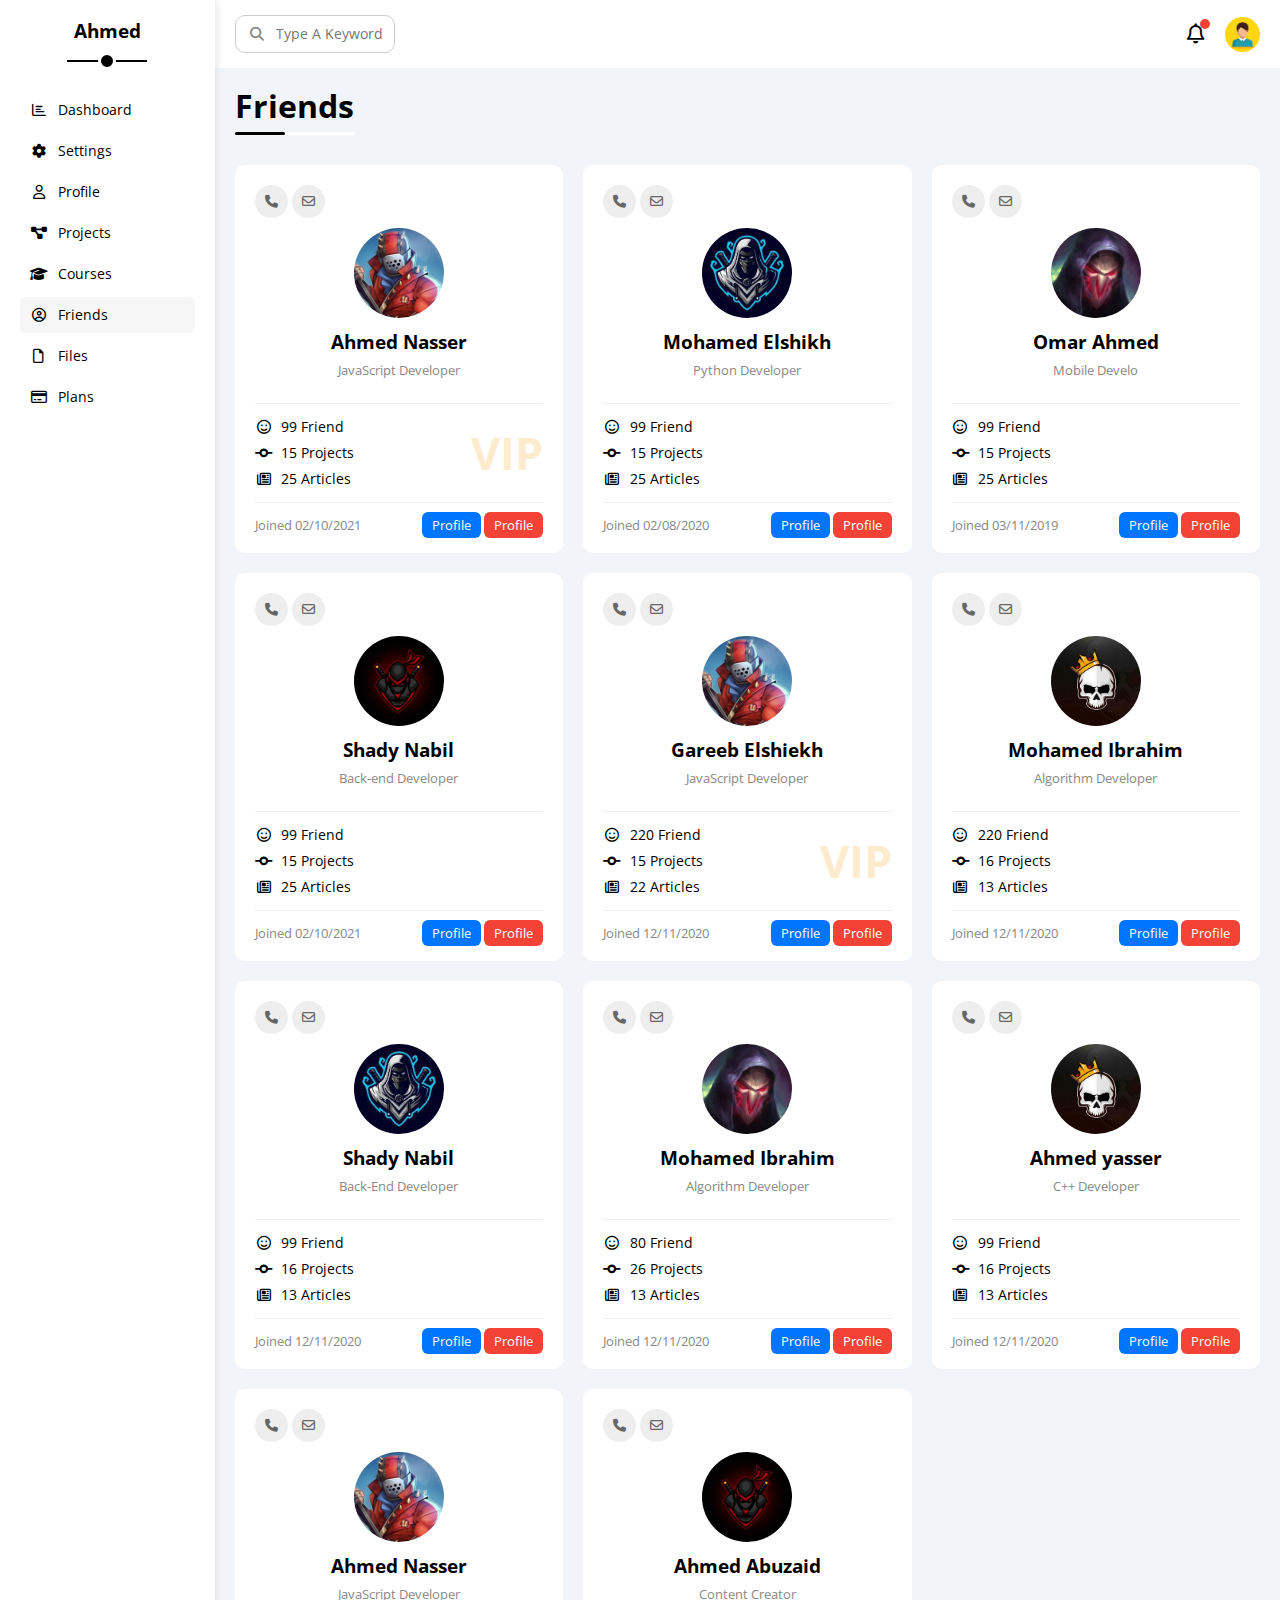
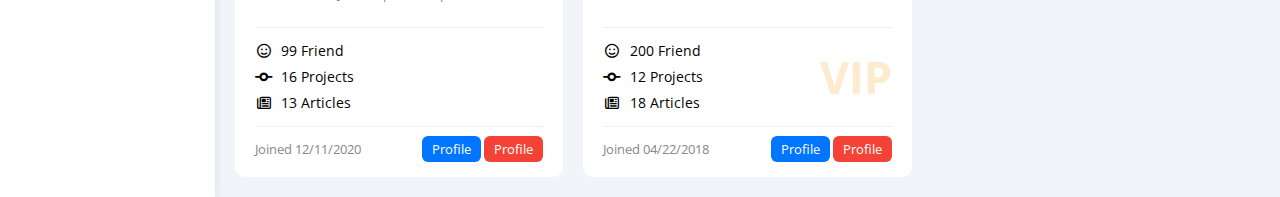
<file: friends.html>
<!DOCTYPE html>
<html lang="en">
<head>
    <meta charset="UTF-8">
    <meta name="viewport" content="width=device-width, initial-scale=1.0">
    <title>Friends</title>
    <link rel="stylesheet" href="css/all.min.css">
    <link rel="stylesheet" href="css/framework.css">
    <link rel="stylesheet" href="css/master.css">
    <link rel="stylesheet" href="css/Normalize.css">
    <link rel="preconnect" href="https://fonts.googleapis.com">
<link rel="preconnect" href="https://fonts.gstatic.com" crossorigin>
<link href="https://fonts.googleapis.com/css2?family=Open+Sans:ital,wght@0,400;0,800;1,300;1,500;1,600;1,700&display=swap" rel="stylesheet">
</head>
<body>
    <div class="page d-flex">
        <div class="sidebar bg-white p-20 relative">
            <h3 class="relative txt-c mt-0">Ahmed</h3>
            <ul>
                <li>
            <a class=" d-flex align-center fs-14 c-black rad-6 p-10" href="index.html">
                    <i class="fa-regular fa-chart-bar fa-fw"></i>
                    <span>Dashboard</span>
                </a>
                </li>
                <li>
                <a class=" d-flex align-center fs-14 c-black rad-6 p-10" href="settings.html">
                    <i class="fa-solid fa-gear fa-fw"></i>
                    <span>Settings</span>
                </a>
                </li>
                <li>
                <a class="d-flex align-center fs-14 c-black rad-6 p-10" href="profile.html">
                    <i class="fa-regular fa-user fa-fw"></i>
                    <span>Profile</span>
                </a>
                </li>
                <li>
                <a class="d-flex align-center fs-14 c-black rad-6 p-10" href="projects.html">
                    <i class="fa-solid fa-diagram-project fa-fw"></i>
                    <span>Projects</span>
                </a>
                </li>
                <li>
            <a class="d-flex align-center fs-14 c-black rad-6 p-10" href="courses.html">
                    <i class="fa-solid fa-graduation-cap fa-fw"></i>
                    <span>Courses</span>
            </a>
                </li>
                <li>
            <a class="active d-flex align-center fs-14 c-black rad-6 p-10" href="friends.html">
                    <i class="fa-regular fa-circle-user fa-fw"></i>
                    <span>Friends</span>
            </a>
                </li>
                <li>
            <a class="d-flex align-center fs-14 c-black rad-6 p-10" href="files.html">
                    <i class="fa-regular fa-file fa-fw"></i>
                    <span>Files</span>
            </a>
                </li>
                <li>
                <a class="d-flex align-center fs-14 c-black rad-6 p-10" href="plans.html">
                    <i class="fa-regular fa-credit-card fa-fw"></i>
                    <span>Plans</span>
                </a>
                </li>
            </ul>
        </div>
        <!-- start content  -->
        <div class="content w-full">
            <!-- start head  -->
            <div class="head between-flex bg-white p-15 ">
                    <div class="search relative">
                        <input type="text" class=" relative p-10 "  placeholder="Type A Keyword">
                    </div>
                <div class="icons d-flex align-center">
                    <span class="notification"><i class="fa-regular fa-bell fa-lg relative"></i></span>
                    <img src="imges/6769264_60111.jpg" alt="">
                </div>
            </div> 
            <!-- End head  -->
            
            
            <h1 class="relative">Friends</h1>
            <div class="friends-page relative d-grid gap-20 m-20">
                <div class="friend p-20 bg-white rad-10">
                    <div class="contact">
                        <i class="fa-solid fa-phone c-grey"></i>
                        <i class="fa-regular fa-envelope c-grey"></i>
                    </div>
                    <div class="txt-c">
                        <img class="mt-10 mb-10" src="imges/friend-01.jpg" alt="">
                        <h3 class="m-0">Ahmed Nasser</h3>
                        <p class="c-grey fs-13 mt-10 mb-10 pb-10">JavaScript Developer</p>
                    </div>
                    <div class="icons fs-14 relative">
                        <div class="mb-10 c-black ">
                            <i class="fa-regular fa-face-smile fa-fw"></i>
                            <span class="fs-14"> 99 Friend </span>
                        </div>
                        <div class="mb-10 c-black ">
                            <i class="fa-solid fa-code-commit fa-fw"></i>
                            <span class="fs-14">15 Projects</span>
                        </div>
                        <div class="  c-black ">
                            <i class="fa-regular fa-newspaper fa-fw"></i>
                            <span class="fs-14"> 25 Articles </span>
                        </div>
                        <span class="vip c-orange fw-bold " >VIP</span>
                    </div>
                    <div class="info between-flex fs-13">
                        <span class="c-grey ">Joined 02/10/2021</span>
                        <div>
                            <a class="bg-blue c-white btn-shape" href="profile.html">Profile</a>
                            <a class="bg-red c-white btn-shape" href="#">Profile</a>
                        </div>
                    </div>
                </div>
                <div class="friend p-20 bg-white rad-10">
                    <div class="contact">
                        <i class="fa-solid fa-phone c-grey"></i>
                        <i class="fa-regular fa-envelope c-grey"></i>
                    </div>
                    <div class="txt-c">
                        <img class="mt-10 mb-10" src="imges/friend-02.jpg" alt="">
                        <h3 class="m-0">Mohamed Elshikh</h3>
                        <p class="c-grey fs-13 mt-10 mb-10 pb-10">Python Developer</p>
                    </div>
                    <div class="icons fs-14 relative">
                        <div class="mb-10 c-black ">
                            <i class="fa-regular fa-face-smile fa-fw"></i>
                            <span class="fs-14"> 99 Friend </span>
                        </div>
                        <div class="mb-10 c-black ">
                            <i class="fa-solid fa-code-commit fa-fw"></i>
                            <span class="fs-14">15 Projects</span>
                        </div>
                        <div class="  c-black ">
                            <i class="fa-regular fa-newspaper fa-fw"></i>
                            <span class="fs-14"> 25 Articles </span>
                        </div>
                    </div>
                    <div class="info between-flex fs-13">
                        <span class="c-grey ">Joined 02/08/2020</span>
                        <div>
                            <a class="bg-blue c-white btn-shape" href="profile.html">Profile</a>
                            <a class="bg-red c-white btn-shape" href="#">Profile</a>
                        </div>
                    </div>
                </div>
                <div class="friend p-20 bg-white rad-10">
                    <div class="contact">
                        <i class="fa-solid fa-phone c-grey"></i>
                        <i class="fa-regular fa-envelope c-grey"></i>
                    </div>
                    <div class="txt-c">
                        <img class="mt-10 mb-10" src="imges/friend-03.jpg" alt="">
                        <h3 class="m-0">Omar Ahmed </h3>
                        <p class="c-grey fs-13 mt-10 mb-10 pb-10">Mobile Develo</p>
                    </div>
                    <div class="icons fs-14 relative">
                        <div class="mb-10 c-black ">
                            <i class="fa-regular fa-face-smile fa-fw"></i>
                            <span class="fs-14"> 99 Friend </span>
                        </div>
                        <div class="mb-10 c-black ">
                            <i class="fa-solid fa-code-commit fa-fw"></i>
                            <span class="fs-14">15 Projects</span>
                        </div>
                        <div class="  c-black ">
                            <i class="fa-regular fa-newspaper fa-fw"></i>
                            <span class="fs-14"> 25 Articles </span>
                        </div>
                        
                    </div>
                    <div class="info between-flex fs-13">
                        <span class="c-grey ">Joined 03/11/2019</span>
                        <div>
                            <a class="bg-blue c-white btn-shape" href="profile.html">Profile</a>
                            <a class="bg-red c-white btn-shape" href="#">Profile</a>
                        </div>
                    </div>
                </div>
                <div class="friend p-20 bg-white rad-10">
                    <div class="contact">
                        <i class="fa-solid fa-phone c-grey"></i>
                        <i class="fa-regular fa-envelope c-grey"></i>
                    </div>
                    <div class="txt-c">
                        <img class="mt-10 mb-10" src="imges/friend-04.jpg" alt="">
                        <h3 class="m-0">Shady Nabil</h3>
                        <p class="c-grey fs-13 mt-10 mb-10 pb-10">Back-end Developer</p>
                    </div>
                    <div class="icons fs-14 relative">
                        <div class="mb-10 c-black ">
                            <i class="fa-regular fa-face-smile fa-fw"></i>
                            <span class="fs-14"> 99 Friend </span>
                        </div>
                        <div class="mb-10 c-black ">
                            <i class="fa-solid fa-code-commit fa-fw"></i>
                            <span class="fs-14">15 Projects</span>
                        </div>
                        <div class="  c-black ">
                            <i class="fa-regular fa-newspaper fa-fw"></i>
                            <span class="fs-14"> 25 Articles </span>
                        </div>
                    </div>
                    <div class="info between-flex fs-13">
                        <span class="c-grey ">Joined 02/10/2021</span>
                        <div>
                            <a class="bg-blue c-white btn-shape" href="profile.html">Profile</a>
                            <a class="bg-red c-white btn-shape" href="#">Profile</a>
                        </div>
                    </div>
                </div>
                <div class="friend p-20 bg-white rad-10">
                    <div class="contact">
                        <i class="fa-solid fa-phone c-grey"></i>
                        <i class="fa-regular fa-envelope c-grey"></i>
                    </div>
                    <div class="txt-c">
                        <img class="mt-10 mb-10" src="imges/friend-01.jpg" alt="">
                        <h3 class="m-0">Gareeb Elshiekh</h3>
                        <p class="c-grey fs-13 mt-10 mb-10 pb-10">JavaScript Developer</p>
                    </div>
                    <div class="icons fs-14 relative">
                        <div class="mb-10 c-black ">
                            <i class="fa-regular fa-face-smile fa-fw"></i>
                            <span class="fs-14"> 220 Friend </span>
                        </div>
                        <div class="mb-10 c-black ">
                            <i class="fa-solid fa-code-commit fa-fw"></i>
                            <span class="fs-14">15 Projects</span>
                        </div>
                        <div class="  c-black ">
                            <i class="fa-regular fa-newspaper fa-fw"></i>
                            <span class="fs-14"> 22 Articles </span>
                        </div>
                        <span class="vip c-orange fw-bold " >VIP</span>
                    </div>
                    <div class="info between-flex fs-13">
                        <span class="c-grey ">Joined 12/11/2020</span>
                        <div>
                            <a class="bg-blue c-white btn-shape" href="profile.html">Profile</a>
                            <a class="bg-red c-white btn-shape" href="#">Profile</a>
                        </div>
                    </div>
                </div>  
                <div class="friend p-20 bg-white rad-10">
                    <div class="contact">
                        <i class="fa-solid fa-phone c-grey"></i>
                        <i class="fa-regular fa-envelope c-grey"></i>
                    </div>
                    <div class="txt-c">
                        <img class="mt-10 mb-10" src="imges/friend-05.jpg" alt="">
                        <h3 class="m-0">Mohamed Ibrahim</h3>
                        <p class="c-grey fs-13 mt-10 mb-10 pb-10">Algorithm Developer</p>
                    </div>
                    <div class="icons fs-14 relative">
                        <div class="mb-10 c-black ">
                            <i class="fa-regular fa-face-smile fa-fw"></i>
                            <span class="fs-14"> 220 Friend </span>
                        </div>
                        <div class="mb-10 c-black ">
                            <i class="fa-solid fa-code-commit fa-fw"></i>
                            <span class="fs-14">16 Projects</span>
                        </div>
                        <div class="  c-black ">
                            <i class="fa-regular fa-newspaper fa-fw"></i>
                            <span class="fs-14"> 13 Articles </span>
                        </div>
                    </div>
                    <div class="info between-flex fs-13">
                        <span class="c-grey ">Joined 12/11/2020</span>
                        <div>
                            <a class="bg-blue c-white btn-shape" href="profile.html">Profile</a>
                            <a class="bg-red c-white btn-shape" href="#">Profile</a>
                        </div>
                    </div>
                </div>  
                <div class="friend p-20 bg-white rad-10">
                    <div class="contact">
                        <i class="fa-solid fa-phone c-grey"></i>
                        <i class="fa-regular fa-envelope c-grey"></i>
                    </div>
                    <div class="txt-c">
                        <img class="mt-10 mb-10" src="imges/friend-02.jpg" alt="">
                        <h3 class="m-0">Shady Nabil</h3>
                        <p class="c-grey fs-13 mt-10 mb-10 pb-10">Back-End Developer</p>
                    </div>
                    <div class="icons fs-14 relative">
                        <div class="mb-10 c-black ">
                            <i class="fa-regular fa-face-smile fa-fw"></i>
                            <span class="fs-14"> 99 Friend </span>
                        </div>
                        <div class="mb-10 c-black ">
                            <i class="fa-solid fa-code-commit fa-fw"></i>
                            <span class="fs-14">16 Projects</span>
                        </div>
                        <div class="  c-black ">
                            <i class="fa-regular fa-newspaper fa-fw"></i>
                            <span class="fs-14"> 13 Articles </span>
                        </div>
                    </div>
                    <div class="info between-flex fs-13">
                        <span class="c-grey ">Joined 12/11/2020</span>
                        <div>
                            <a class="bg-blue c-white btn-shape" href="profile.html">Profile</a>
                            <a class="bg-red c-white btn-shape" href="#">Profile</a>
                        </div>
                    </div>
                </div>  
                <div class="friend p-20 bg-white rad-10">
                    <div class="contact">
                        <i class="fa-solid fa-phone c-grey"></i>
                        <i class="fa-regular fa-envelope c-grey"></i>
                    </div>
                    <div class="txt-c">
                        <img class="mt-10 mb-10" src="imges/friend-03.jpg" alt="">
                        <h3 class="m-0">Mohamed Ibrahim</h3>
                        <p class="c-grey fs-13 mt-10 mb-10 pb-10">Algorithm Developer</p>
                    </div>
                    <div class="icons fs-14 relative">
                        <div class="mb-10 c-black ">
                            <i class="fa-regular fa-face-smile fa-fw"></i>
                            <span class="fs-14"> 80 Friend </span>
                        </div>
                        <div class="mb-10 c-black ">
                            <i class="fa-solid fa-code-commit fa-fw"></i>
                            <span class="fs-14">26 Projects</span>
                        </div>
                        <div class="  c-black ">
                            <i class="fa-regular fa-newspaper fa-fw"></i>
                            <span class="fs-14"> 13 Articles </span>
                        </div>
                    </div>
                    <div class="info between-flex fs-13">
                        <span class="c-grey ">Joined 12/11/2020</span>
                        <div>
                            <a class="bg-blue c-white btn-shape" href="profile.html">Profile</a>
                            <a class="bg-red c-white btn-shape" href="#">Profile</a>
                        </div>
                    </div>
                </div>  
                <div class="friend p-20 bg-white rad-10">
                    <div class="contact">
                        <i class="fa-solid fa-phone c-grey"></i>
                        <i class="fa-regular fa-envelope c-grey"></i>
                    </div>
                    <div class="txt-c">
                        <img class="mt-10 mb-10" src="imges/friend-05.jpg" alt="">
                        <h3 class="m-0">Ahmed yasser</h3>
                        <p class="c-grey fs-13 mt-10 mb-10 pb-10">C++ Developer</p>
                    </div>
                    <div class="icons fs-14 relative">
                        <div class="mb-10 c-black ">
                            <i class="fa-regular fa-face-smile fa-fw"></i>
                            <span class="fs-14"> 99 Friend </span>
                        </div>
                        <div class="mb-10 c-black ">
                            <i class="fa-solid fa-code-commit fa-fw"></i>
                            <span class="fs-14">16 Projects</span>
                        </div>
                        <div class="  c-black ">
                            <i class="fa-regular fa-newspaper fa-fw"></i>
                            <span class="fs-14"> 13 Articles </span>
                        </div>
                    </div>
                    <div class="info between-flex fs-13">
                        <span class="c-grey ">Joined 12/11/2020</span>
                        <div>
                            <a class="bg-blue c-white btn-shape" href="profile.html">Profile</a>
                            <a class="bg-red c-white btn-shape" href="#">Profile</a>
                        </div>
                    </div>
                </div>  
                <div class="friend p-20 bg-white rad-10">
                    <div class="contact">
                        <i class="fa-solid fa-phone c-grey"></i>
                        <i class="fa-regular fa-envelope c-grey"></i>
                    </div>
                    <div class="txt-c">
                        <img class="mt-10 mb-10" src="imges/friend-01.jpg" alt="">
                        <h3 class="m-0">Ahmed Nasser</h3>
                        <p class="c-grey fs-13 mt-10 mb-10 pb-10">JavaScript Developer </p>
                    </div>
                    <div class="icons fs-14 relative">
                        <div class="mb-10 c-black ">
                            <i class="fa-regular fa-face-smile fa-fw"></i>
                            <span class="fs-14"> 99 Friend </span>
                        </div>
                        <div class="mb-10 c-black ">
                            <i class="fa-solid fa-code-commit fa-fw"></i>
                            <span class="fs-14">16 Projects</span>
                        </div>
                        <div class="  c-black ">
                            <i class="fa-regular fa-newspaper fa-fw"></i>
                            <span class="fs-14"> 13 Articles </span>
                        </div>
                    </div>
                    <div class="info between-flex fs-13">
                        <span class="c-grey ">Joined 12/11/2020</span>
                        <div>
                            <a class="bg-blue c-white btn-shape" href="profile.html">Profile</a>
                            <a class="bg-red c-white btn-shape" href="#">Profile</a>
                        </div>
                    </div>
                </div>  
                <div class="friend p-20 bg-white rad-10">
                    <div class="contact">
                        <i class="fa-solid fa-phone c-grey"></i>
                        <i class="fa-regular fa-envelope c-grey"></i>
                    </div>
                    <div class="txt-c">
                        <img class="mt-10 mb-10" src="imges/friend-04.jpg" alt="">
                        <h3 class="m-0">Ahmed Abuzaid</h3>
                        <p class="c-grey fs-13 mt-10 mb-10 pb-10">Content Creator
                        </p>
                    </div>
                    <div class="icons fs-14 relative">
                        <div class="mb-10 c-black ">
                            <i class="fa-regular fa-face-smile fa-fw"></i>
                            <span class="fs-14"> 200 Friend </span>
                        </div>
                        <div class="mb-10 c-black ">
                            <i class="fa-solid fa-code-commit fa-fw"></i>
                            <span class="fs-14">12 Projects</span>
                        </div>
                        <div class="  c-black ">
                            <i class="fa-regular fa-newspaper fa-fw"></i>
                            <span class="fs-14"> 18 Articles </span>
                        </div>
                        <span class="vip c-orange fw-bold " >VIP</span>
                    </div>
                    <div class="info between-flex fs-13">
                        <span class="c-grey ">Joined 04/22/2018</span>
                        <div>
                            <a class="bg-blue c-white btn-shape" href="profile.html">Profile</a>
                            <a class="bg-red c-white btn-shape" href="#">Profile</a>
                        </div>
                    </div>
                </div>  
            </div>
            <!-- start friends page  -->

        <!-- End courses page  -->
        </div>
    
    </body>
</html>
</file>
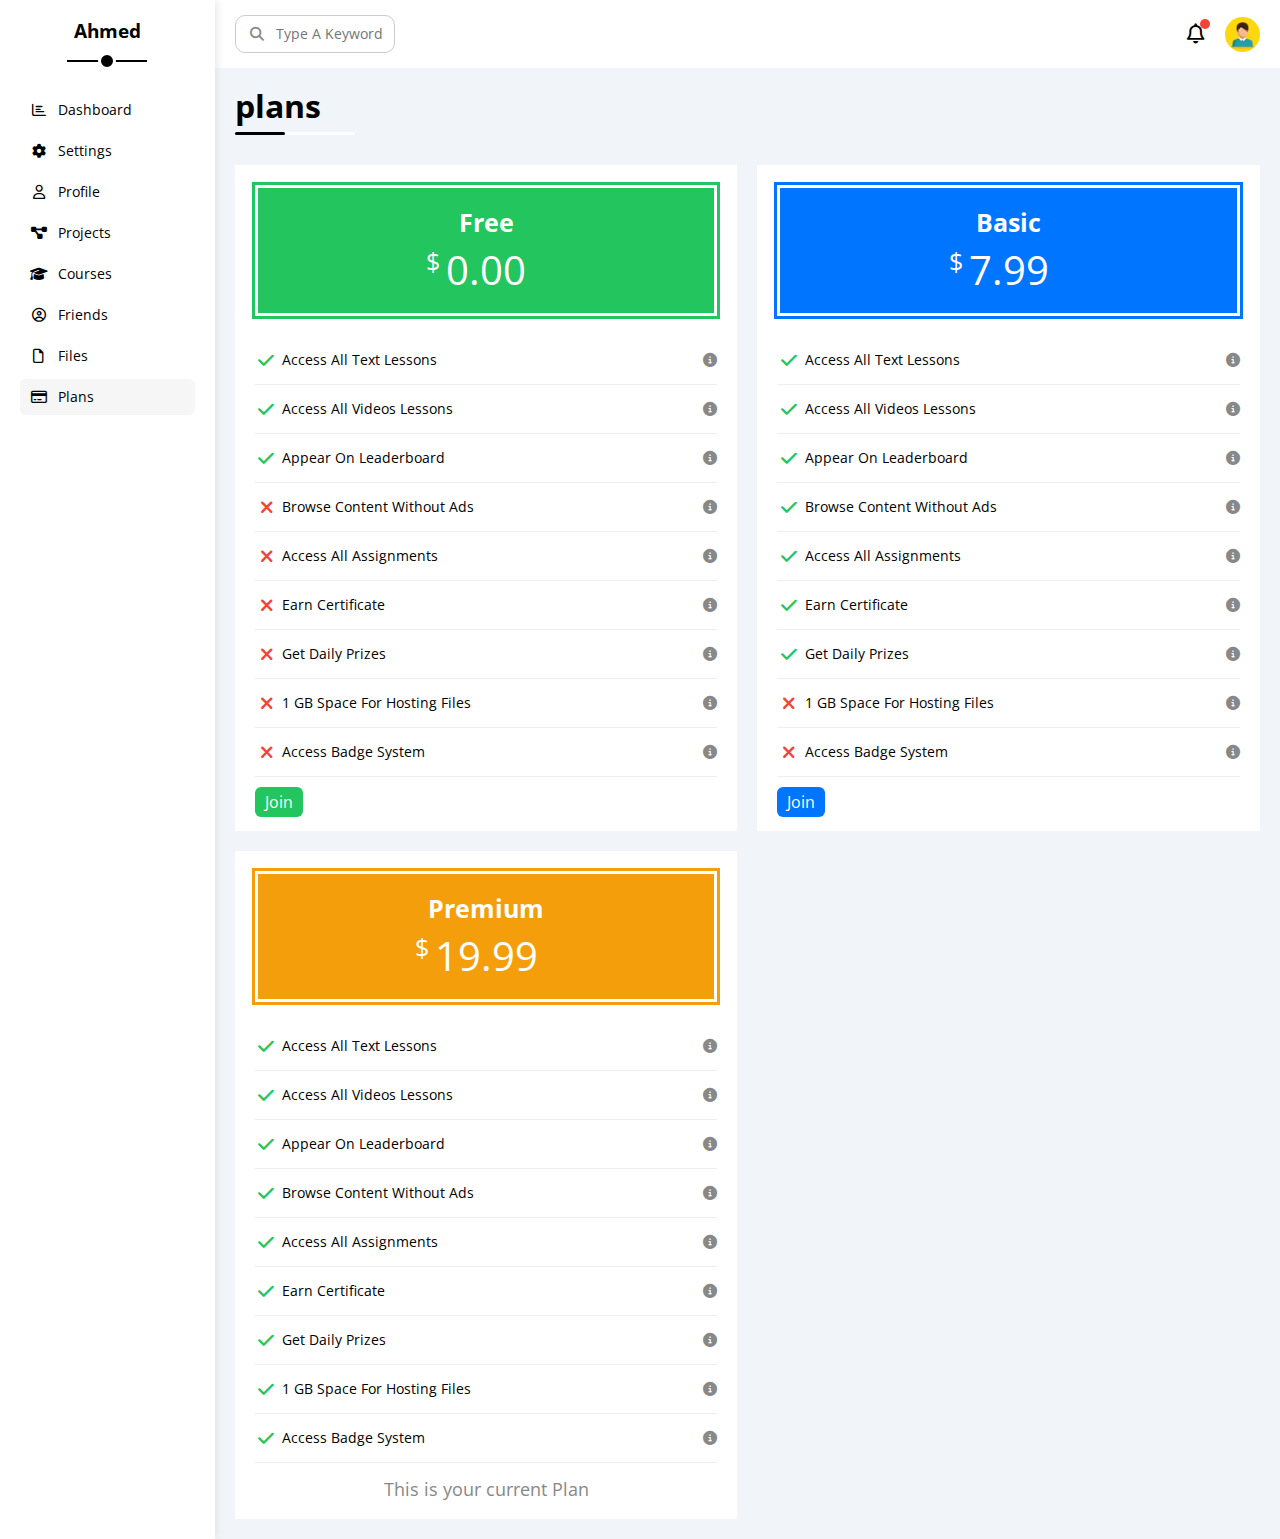
<file: plans.html>
<!DOCTYPE html>
<html lang="en">
<head>
    <meta charset="UTF-8">
    <meta name="viewport" content="width=device-width, initial-scale=1.0">
    <title>Files</title>
    <link rel="stylesheet" href="css/all.min.css">
    <link rel="stylesheet" href="css/framework.css">
    <link rel="stylesheet" href="css/master.css">
    <link rel="stylesheet" href="css/Normalize.css">
    <link rel="preconnect" href="https://fonts.googleapis.com">
<link rel="preconnect" href="https://fonts.gstatic.com" crossorigin>
<link href="https://fonts.googleapis.com/css2?family=Open+Sans:ital,wght@0,400;0,800;1,300;1,500;1,600;1,700&display=swap" rel="stylesheet">
</head>
<body>
    <div class="page d-flex">
        <div class="sidebar bg-white p-20 relative">
            <h3 class="relative txt-c mt-0">Ahmed</h3>
            <ul>
                <li>
            <a class=" d-flex align-center fs-14 c-black rad-6 p-10" href="index.html">
                    <i class="fa-regular fa-chart-bar fa-fw"></i>
                    <span>Dashboard</span>
                </a>
                </li>
                <li>
                <a class=" d-flex align-center fs-14 c-black rad-6 p-10" href="settings.html">
                    <i class="fa-solid fa-gear fa-fw"></i>
                    <span>Settings</span>
                </a>
                </li>
                <li>
                <a class="d-flex align-center fs-14 c-black rad-6 p-10" href="profile.html">
                    <i class="fa-regular fa-user fa-fw"></i>
                    <span>Profile</span>
                </a>
                </li>
                <li>
                <a class="d-flex align-center fs-14 c-black rad-6 p-10" href="projects.html">
                    <i class="fa-solid fa-diagram-project fa-fw"></i>
                    <span>Projects</span>
                </a>
                </li>
                <li>
            <a class="d-flex align-center fs-14 c-black rad-6 p-10" href="courses.html">
                    <i class="fa-solid fa-graduation-cap fa-fw"></i>
                    <span>Courses</span>
            </a>
                </li>
                <li>
            <a class="d-flex align-center fs-14 c-black rad-6 p-10" href="friends.html">
                    <i class="fa-regular fa-circle-user fa-fw"></i>
                    <span>Friends</span>
            </a>
                </li>
                <li>
            <a class="d-flex align-center fs-14 c-black rad-6 p-10" href="files.html">
                    <i class="fa-regular fa-file fa-fw"></i>
                    <span>Files</span>
            </a>
                </li>
                <li>
                <a class="active d-flex align-center fs-14 c-black rad-6 p-10" href="plans.html">
                    <i class="fa-regular fa-credit-card fa-fw"></i>
                    <span>Plans</span>
                </a>
                </li>
            </ul>
        </div>
        <!-- start content  -->
        <div class="content w-full">
            <!-- start head  -->
            <div class="head between-flex bg-white p-15 ">
                    <div class="search relative">
                        <input class=" relative p-10 "  type="text"  placeholder="Type A Keyword">
                    </div>
                <div class="icons d-flex align-center">
                    <span class="notification"><i class="fa-regular fa-bell fa-lg relative"></i></span>
                    <img src="imges/6769264_60111.jpg" alt="">
                </div>
            </div> 
            <!-- End head  -->
            <h1 class="relative">plans</h1>
            <div class="plans-page d-grid gap-20 m-20">
                <div class="plan bg-white p-20 green">
                    <div class="top txt-c bg-green green c-white p-20 mb-20">
                        <h3 class="m-0 mb-10">Free</h3>
                        <div class="price ">
                            <span>$</span>
                            0.00
                        </div>
                    </div>
                    <ul>
                        <li class="d-flex align-center  ">
                            <i class="fa-solid fa-check fa-fw yes "></i>
                            <div class="fs-14">Access All Text Lessons</div> 
                            <i class="fa-solid fa-circle-info c-grey fs-14 help"></i>
                        </li>
                        <li class="d-flex align-center">
                            <i class="fa-solid fa-check fa-fw yes "></i>
                            <div class="fs-14">Access All Videos Lessons</div> 
                            <i class="fa-solid fa-circle-info c-grey fs-14 help"></i>
                        </li>
                        <li class="d-flex align-center ">
                            <i class="fa-solid fa-check fa-fw  yes"></i>
                            <div class="fs-14">Appear On Leaderboard</div> 
                            <i class="fa-solid fa-circle-info c-grey fs-14 help"></i>
                        </li>
                        <li class="d-flex align-center">
                            <i class="fa-solid fa-xmark fa-fw "></i>
                            <div class="fs-14">Browse Content Without Ads</div> 
                            <i class="fa-solid fa-circle-info c-grey fs-14 help"></i>
                        </li>
                        <li class="d-flex align-center ">
                            <i class="fa-solid fa-xmark fa-fw "></i>
                            <div class="fs-14"> Access All Assignments</div> 
                            <i class="fa-solid fa-circle-info c-grey fs-14 help"></i>
                        </li>
                        <li class="d-flex align-center">
                            <i class="fa-solid fa-xmark fa-fw "></i>
                            <div class="fs-14">Earn Certificate</div> 
                            <i class="fa-solid fa-circle-info c-grey fs-14 help"></i>
                        </li>
                        <li class="d-flex align-center ">
                            <i class="fa-solid fa-xmark fa-fw "></i>
                            <div class="fs-14"> Get Daily Prizes</div> 
                            <i class="fa-solid fa-circle-info c-grey fs-14 help"></i>
                        </li>
                        <li class="d-flex align-center ">
                            <i class="fa-solid fa-xmark fa-fw "></i>
                            <div class="fs-14"> 1 GB Space For Hosting Files</div> 
                            <i class="fa-solid fa-circle-info c-grey fs-14 help"></i>
                        </li>
                        <li class="d-flex align-center ">
                            <i class="fa-solid fa-xmark fa-fw "></i>
                            <div class="fs-14"> Access Badge System</div> 
                            <i class="fa-solid fa-circle-info c-grey fs-14 help"></i>
                        </li>
                    </ul>
                    <a href="#" class="bg-green c-white btn-shape">Join</a>
                </div>
                <div class="plan bg-white p-20 blue">
                    <div class="top txt-c bg-blue blue c-white p-20 mb-20">
                        <h3 class="m-0 mb-10">Basic</h3>
                        <div class="price ">
                            <span>$</span>
                            7.99
                        </div>
                    </div>
                    <ul>
                        <li class="d-flex align-center  ">
                            <i class="fa-solid fa-check fa-fw yes "></i>
                            <div class="fs-14">Access All Text Lessons</div> 
                            <i class="fa-solid fa-circle-info c-grey fs-14 help"></i>
                        </li>
                        <li class="d-flex align-center">
                            <i class="fa-solid fa-check fa-fw yes "></i>
                            <div class="fs-14">Access All Videos Lessons</div> 
                            <i class="fa-solid fa-circle-info c-grey fs-14 help"></i>
                        </li>
                        <li class="d-flex align-center ">
                            <i class="fa-solid fa-check fa-fw  yes"></i>
                            <div class="fs-14">Appear On Leaderboard</div> 
                            <i class="fa-solid fa-circle-info c-grey fs-14 help"></i>
                        </li>
                        <li class="d-flex align-center">
                            <i class="fa-solid fa-check fa-fw yes "></i>
                            <div class="fs-14">Browse Content Without Ads</div> 
                            <i class="fa-solid fa-circle-info c-grey fs-14 help"></i>
                        </li>
                        <li class="d-flex align-center ">
                            <i class="fa-solid fa-check fa-fw yes "></i>
                            <div class="fs-14"> Access All Assignments</div> 
                            <i class="fa-solid fa-circle-info c-grey fs-14 help"></i>
                        </li>
                        <li class="d-flex align-center">
                            <i class="fa-solid fa-check fa-fw yes "></i>
                            <div class="fs-14">Earn Certificate</div> 
                            <i class="fa-solid fa-circle-info c-grey fs-14 help"></i>
                        </li>
                        <li class="d-flex align-center ">
                            <i class="fa-solid fa-check fa-fw yes "></i>
                            <div class="fs-14"> Get Daily Prizes</div> 
                            <i class="fa-solid fa-circle-info c-grey fs-14 help"></i>
                        </li>
                        <li class="d-flex align-center ">
                            <i class="fa-solid fa-xmark fa-fw "></i>
                            <div class="fs-14"> 1 GB Space For Hosting Files</div> 
                            <i class="fa-solid fa-circle-info c-grey fs-14 help"></i>
                        </li>
                        <li class="d-flex align-center ">
                            <i class="fa-solid fa-xmark fa-fw "></i>
                            <div class="fs-14"> Access Badge System</div> 
                            <i class="fa-solid fa-circle-info c-grey fs-14 help"></i>
                        </li>
                    </ul>
                    <a href="#" class="bg-blue c-white btn-shape">Join</a>
                </div>
                <div class="plan bg-white p-20 orange">
                    <div class="top txt-c bg-orange orange c-white p-20 mb-20">
                        <h3 class="m-0 mb-10">Premium</h3>
                        <div class="price ">
                            <span>$</span>
                            19.99
                        </div>
                    </div>
                    <ul>
                        <li class="d-flex align-center  ">
                            <i class="fa-solid fa-check fa-fw yes "></i>
                            <div class="fs-14">Access All Text Lessons</div> 
                            <i class="fa-solid fa-circle-info c-grey fs-14 help"></i>
                        </li>
                        <li class="d-flex align-center">
                            <i class="fa-solid fa-check fa-fw yes "></i>
                            <div class="fs-14">Access All Videos Lessons</div> 
                            <i class="fa-solid fa-circle-info c-grey fs-14 help"></i>
                        </li>
                        <li class="d-flex align-center ">
                            <i class="fa-solid fa-check fa-fw  yes"></i>
                            <div class="fs-14">Appear On Leaderboard</div> 
                            <i class="fa-solid fa-circle-info c-grey fs-14 help"></i>
                        </li>
                        <li class="d-flex align-center">
                            <i class="fa-solid fa-check fa-fw yes "></i>
                            <div class="fs-14">Browse Content Without Ads</div> 
                            <i class="fa-solid fa-circle-info c-grey fs-14 help"></i>
                        </li>
                        <li class="d-flex align-center ">
                            <i class="fa-solid fa-check fa-fw yes "></i>
                            <div class="fs-14"> Access All Assignments</div> 
                            <i class="fa-solid fa-circle-info c-grey fs-14 help"></i>
                        </li>
                        <li class="d-flex align-center">
                            <i class="fa-solid fa-check fa-fw yes "></i>
                            <div class="fs-14">Earn Certificate</div> 
                            <i class="fa-solid fa-circle-info c-grey fs-14 help"></i>
                        </li>
                        <li class="d-flex align-center ">
                            <i class="fa-solid fa-check fa-fw yes "></i>
                            <div class="fs-14"> Get Daily Prizes</div> 
                            <i class="fa-solid fa-circle-info c-grey fs-14 help"></i>
                        </li>
                        <li class="d-flex align-center ">
                            <i class="fa-solid fa-check fa-fw yes "></i>
                            <div class="fs-14"> 1 GB Space For Hosting Files</div> 
                            <i class="fa-solid fa-circle-info c-grey fs-14 help"></i>
                        </li>
                        <li class="d-flex align-center ">
                            <i class="fa-solid fa-check fa-fw yes "></i>
                            <div class="fs-14"> Access Badge System</div> 
                            <i class="fa-solid fa-circle-info c-grey fs-14 help"></i>
                        </li>
                    </ul>
                    <p class="c-grey fs-18 mt-10 mb-0 txt-c ">This is your current Plan</p>
                </div>
            </div>
    <!-- End files page  -->
</div>
</div>
    </body>
</html>
</file>
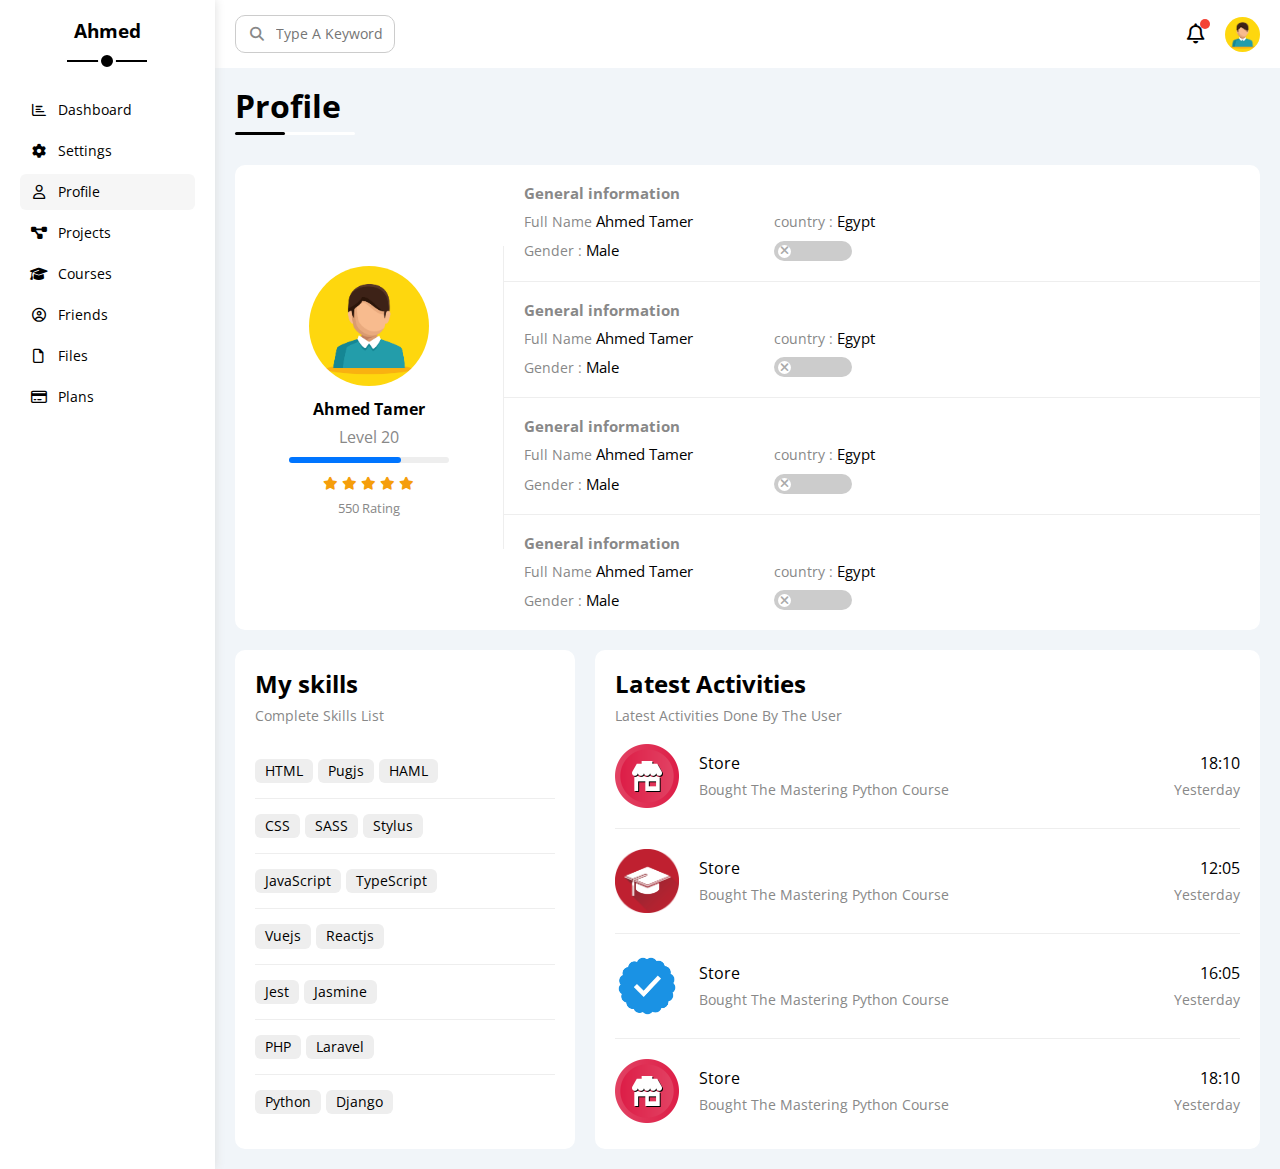
<file: profile.html>
<!DOCTYPE html>
<html lang="en">
<head>
    <meta charset="UTF-8">
    <meta name="viewport" content="width=device-width, initial-scale=1.0">
    <title>Profile</title>
    <link rel="stylesheet" href="css/all.min.css">
    <link rel="stylesheet" href="css/framework.css">
    <link rel="stylesheet" href="css/master.css">
    <link rel="stylesheet" href="css/Normalize.css">
    <link rel="preconnect" href="https://fonts.googleapis.com">
<link rel="preconnect" href="https://fonts.gstatic.com" crossorigin>
<link href="https://fonts.googleapis.com/css2?family=Open+Sans:ital,wght@0,400;0,800;1,300;1,500;1,600;1,700&display=swap" rel="stylesheet">
</head>
<body>
    <div class="page d-flex">
        <div class="sidebar bg-white p-20 relative">
            <h3 class="relative txt-c mt-0">Ahmed</h3>
            <ul>
                <li>
            <a class=" d-flex align-center fs-14 c-black rad-6 p-10" href="index.html">
                    <i class="fa-regular fa-chart-bar fa-fw"></i>
                    <span>Dashboard</span>
                </a>
                </li>
                <li>
                <a class=" d-flex align-center fs-14 c-black rad-6 p-10" href="settings.html">
                    <i class="fa-solid fa-gear fa-fw"></i>
                    <span>Settings</span>
                </a>
                </li>
                <li>
                <a class=" active d-flex align-center fs-14 c-black rad-6 p-10" href="profile.html">
                    <i class="fa-regular fa-user fa-fw"></i>
                    <span>Profile</span>
                </a>
                </li>
                <li>
                <a class="d-flex align-center fs-14 c-black rad-6 p-10" href="projects.html">
                    <i class="fa-solid fa-diagram-project fa-fw"></i>
                    <span>Projects</span>
                </a>
                </li>
                <li>
            <a class="d-flex align-center fs-14 c-black rad-6 p-10" href="courses.html">
                    <i class="fa-solid fa-graduation-cap fa-fw"></i>
                    <span>Courses</span>
            </a>
                </li>
                <li>
            <a class="d-flex align-center fs-14 c-black rad-6 p-10" href="friends.html">
                    <i class="fa-regular fa-circle-user fa-fw"></i>
                    <span>Friends</span>
            </a>
                </li>
                <li>
            <a class="d-flex align-center fs-14 c-black rad-6 p-10" href="files.html">
                    <i class="fa-regular fa-file fa-fw"></i>
                    <span>Files</span>
            </a>
                </li>
                <li>
                <a class="d-flex align-center fs-14 c-black rad-6 p-10" href="plans.html">
                    <i class="fa-regular fa-credit-card fa-fw"></i>
                    <span>Plans</span>
                </a>
                </li>
            </ul>
        </div>
        <div class="content w-full">
            <!-- start head  -->
            <div class="head between-flex bg-white p-15 ">
                    <div class="search relative">
                        <input type="text" class=" relative p-10 "  placeholder="Type A Keyword">
                    </div>
                <div class="icons d-flex align-center">
                    <span class="notification"><i class="fa-regular fa-bell fa-lg relative"></i></span>
                    <img src="imges/6769264_60111.jpg" alt="">
                </div>
            </div> 
            <!-- End head  -->
            
            <!-- start content  -->
            <h1 class="relative"> Profile</h1>
            <!-- start profile page  -->
            <div class="profile-page m-20">
                <!-- start overview -->
                <div class="overview d-flex align-center bg-white rad-10">
                    <div class="avatar-box p-20 txt-c">
                        <img class="mb-10" src="imges/6769264_60111.jpg" alt="">
                        <h4 class="m-0">Ahmed Tamer</h4>
                        <p class="m-0 mt-10 mb-10 c-grey ">Level 20</p>
                    <div class="progress bg-eee">
                        <span class="bg-blue" style="width:70%"></span>
                    </div>
                    <div class="rating mt-10">
                        <i class="fa-solid fa-star c-orange fs-13"></i>
                        <i class="fa-solid fa-star c-orange fs-13"></i>
                        <i class="fa-solid fa-star c-orange fs-13"></i>
                        <i class="fa-solid fa-star c-orange fs-13"></i>
                        <i class="fa-solid fa-star c-orange fs-13"></i>
                    </div>
                    <p class="c-grey fs-13 mt-10">550 Rating</p>
                    </div>
                    <!-- start info-box  -->
                    <div class="info-box w-full txt-c-mobile">
                        <div class="box p-20 d-flex align-center">
                            <h4 class="m-0 fs-15 c-grey w-full">General information</h4>
                            <div class=" "> 
                                <span class="c-grey fs-14">Full Name</span> <span class="fs-15 ">Ahmed Tamer</span>
                            </div>
                            <div class=" "> 
                                <span class="c-grey fs-14">country :</span> <span class="fs-15 "> Egypt</span>
                            </div>
                            <div class=" "> 
                                <span class="c-grey fs-14">Gender :</span> <span class="fs-15 ">Male </span>
                            </div>
                            <div class=" "> 
                                <label >
                                    <input class="toggle-checkbox" type="checkbox" >
                                        <div class="toggle-switch"></div>
                                </label>
                            </div>
                        </div>
                        <div class="box p-20  d-flex align-center">
                            <h4 class="m-0 fs-15 c-grey w-full">General information</h4>
                            <div class=" "> 
                                <span class="c-grey fs-14">Full Name</span> <span class="fs-15 ">Ahmed Tamer</span>
                            </div>
                            <div class=" "> 
                                <span class="c-grey fs-14">country :</span> <span class="fs-15 "> Egypt</span>
                            </div>
                            <div class=" "> 
                                <span class="c-grey fs-14">Gender :</span> <span class="fs-15 ">Male </span>
                            </div>
                            <div class=" "> 
                                <label >
                                    <input class="toggle-checkbox" type="checkbox" >
                                        <div class="toggle-switch"></div>
                                </label>
                            </div>
                        </div>
                        <div class="box p-20 d-flex align-center">
                            <h4 class="m-0 fs-15 c-grey w-full">General information</h4>
                            <div class=" "> 
                                <span class="c-grey fs-14">Full Name</span> <span class="fs-15 ">Ahmed Tamer</span>
                            </div>
                            <div class=" "> 
                                <span class="c-grey fs-14">country :</span> <span class="fs-15 "> Egypt</span>
                            </div>
                            <div class=" "> 
                                <span class="c-grey fs-14">Gender :</span> <span class="fs-15 ">Male </span>
                            </div>
                            <div class=" "> 
                                <label >
                                    <input class="toggle-checkbox" type="checkbox" >
                                        <div class="toggle-switch"></div>
                                </label>
                            </div>
                        </div>
                        <div class="box p-20 d-flex align-center">
                            <h4 class="m-0 fs-15 c-grey w-full">General information</h4>
                            <div class=" "> 
                                <span class="c-grey fs-14">Full Name</span> <span class="fs-15 ">Ahmed Tamer</span>
                            </div>
                            <div class=" "> 
                                <span class="c-grey fs-14">country :</span> <span class="fs-15 "> Egypt</span>
                            </div>
                            <div class=" "> 
                                <span class="c-grey fs-14">Gender :</span> <span class="fs-15 ">Male </span>
                            </div>
                            <div class=" "> 
                                <label >
                                    <input class="toggle-checkbox" type="checkbox" >
                                        <div class="toggle-switch"></div>
                                </label>
                            </div>
                        </div>

                    </div>
                <!-- End info-box  -->
                </div>
                <div class="other-data d-flex gap-20 mt-20">
                    <div class="skills p-20 bg-white rad-10">
                        <h2 class="m-0 mb-10">My skills</h2>
                    <p class="mt-0 mb-20 fs-14 c-grey">Complete Skills List</p>
                        <div class="txt-c-mobile">
                            <div class="row-skills d-flex align-center ">
                                <span class="  bg-eee mr-5">HTML</span>
                                <span class=" bg-eee mr-5">Pugjs</span>
                                <span class=" bg-eee mr-5 ">HAML</span>
                            </div>
                            <div class="row-skills d-flex align-center ">
                                <span class="  bg-eee mr-5">CSS</span>
                                <span class="  bg-eee mr-5">SASS</span>
                                <span class=" bg-eee mr-5">Stylus</span>
                            </div>
                            <div class="row-skills d-flex align-center ">
                                <span class="  bg-eee mr-5">JavaScript</span>
                                <span class=" bg-eee mr-5">TypeScript</span>
                            </div>
                            <div class="row-skills d-flex align-center ">
                                <span class=" bg-eee mr-5">Vuejs</span>
                                <span class=" bg-eee mr-5">Reactjs</span>
                            </div>
                            <div class="row-skills d-flex align-center ">
                                <span class=" bg-eee mr-5">Jest</span>
                                <span class=" bg-eee mr-5">Jasmine</span>
                            </div>
                            <div class="row-skills d-flex align-center ">
                                <span class="  bg-eee mr-5">PHP</span>
                                <span class=" bg-eee mr-5">Laravel</span>
                            </div>
                            <div class="row-skills d-flex align-center ">
                                <span class=" bg-eee mr-5">Python</span>
                                <span class=" bg-eee mr-5">Django</span>
                            </div>
                        </div>
                    </div>
                    <div class="latest-activities bg-white p-20 rad-10">
                        <h2 class="m-0 mb-10">Latest Activities</h2>
                        <p class="mt-0 mb-20 fs-14 c-grey">Latest Activities Done By The User</p>
                        <div class="activity-row d-flex align-center txt-c-mobile">
                            <img class="mr-20" src="imges/activity-01.png" alt="">
                                <div class="info">
                                    <span>Store</span> <span class="d-block fs-14 c-grey mt-10">Bought The Mastering Python Course</span>
                                </div>
                                <div class="date">
                                    <span>18:10 </span> <span class="d-block fs-14 c-grey mt-10">Yesterday</span>
                                </div>
                        </div>
                        <div class="activity-row d-flex align-center txt-c-mobile">
                            <img class="mr-20" src="imges/activity-02.png" alt="">
                                <div class="info">
                                    <span>Store</span> <span class="d-block fs-14 c-grey mt-10">Bought The Mastering Python Course</span>
                                </div>
                                <div class="date">
                                    <span>12:05</span> <span class="d-block fs-14 c-grey mt-10">Yesterday</span>
                                </div>
                        </div>
                        <div class="activity-row d-flex align-center  txt-c-mobile">
                            <img class="mr-20" src="imges/activity-03.png" alt="">
                                <div class="info">
                                    <span>Store</span> <span class="d-block fs-14 c-grey mt-10">Bought The Mastering Python Course</span>
                                </div>
                                <div class="date">
                                    <span>16:05</span> <span class="d-block fs-14 c-grey mt-10">Yesterday</span>
                                </div>
                        </div>
                        <div class="activity-row d-flex align-center txt-c-mobile">
                            <img class="mr-20" src="imges/activity-01.png" alt="">
                                <div class="info">
                                    <span>Store</span> <span class="d-block fs-14 c-grey mt-10">Bought The Mastering Python Course</span>
                                </div>
                                <div class="date">
                                    <span>18:10 </span> <span class="d-block fs-14 c-grey mt-10">Yesterday</span>
                                </div>
                        </div>
                    </div>
                </div>
            </div>
            <!-- End profile page  -->
        </div>
    </div>
</body>
</html>
</file>
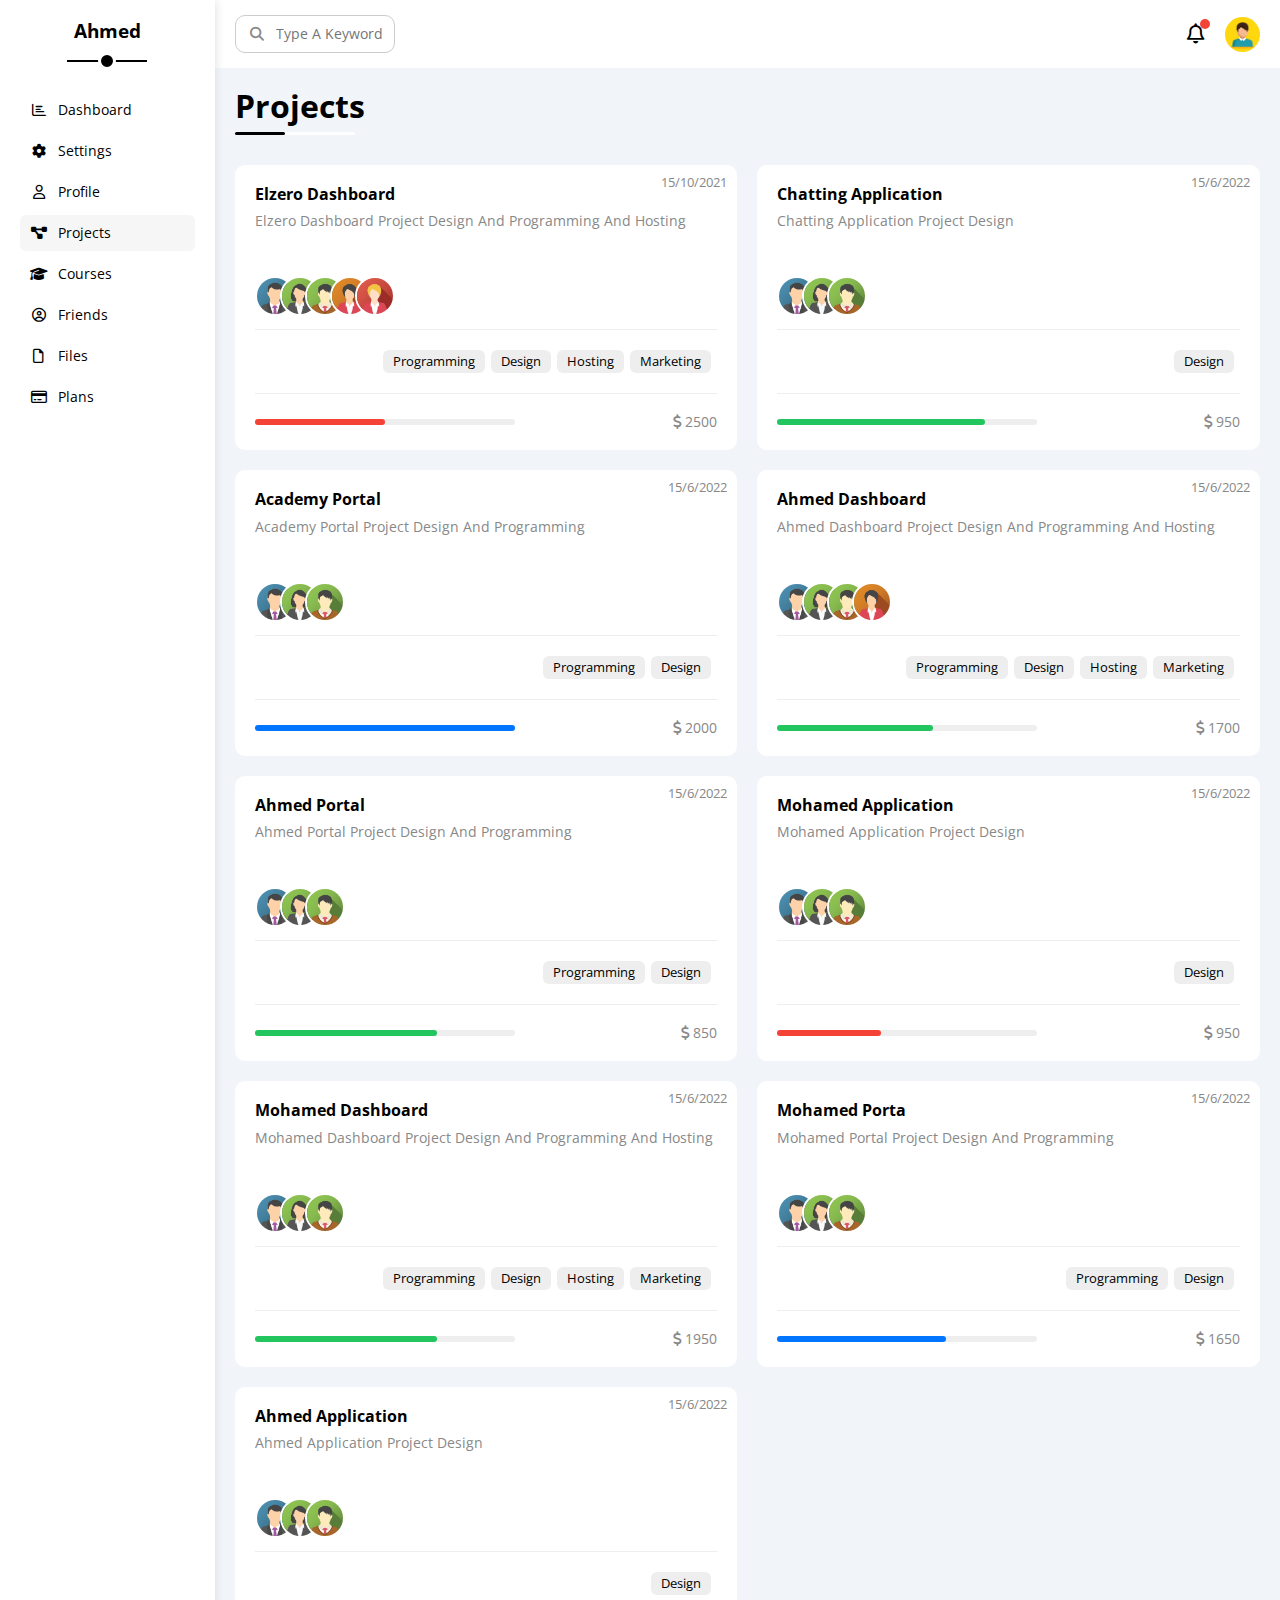
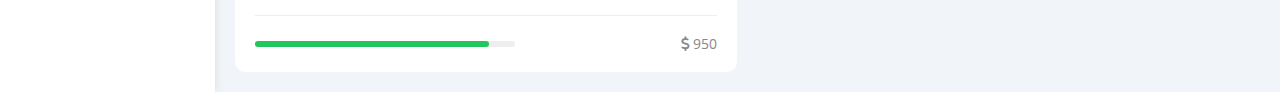
<file: projects.html>
<!DOCTYPE html>
<html lang="en">
<head>
    <meta charset="UTF-8">
    <meta name="viewport" content="width=device-width, initial-scale=1.0">
    <title>Projects</title>
    <link rel="stylesheet" href="css/all.min.css">
    <link rel="stylesheet" href="css/framework.css">
    <link rel="stylesheet" href="css/master.css">
    <link rel="stylesheet" href="css/Normalize.css">
    <link rel="preconnect" href="https://fonts.googleapis.com">
<link rel="preconnect" href="https://fonts.gstatic.com" crossorigin>
<link href="https://fonts.googleapis.com/css2?family=Open+Sans:ital,wght@0,400;0,800;1,300;1,500;1,600;1,700&display=swap" rel="stylesheet">
</head>
<body>
    <div class="page d-flex">
        <div class="sidebar bg-white p-20 relative">
            <h3 class="relative txt-c mt-0">Ahmed</h3>
            <ul>
                <li>
            <a class=" d-flex align-center fs-14 c-black rad-6 p-10" href="index.html">
                    <i class="fa-regular fa-chart-bar fa-fw"></i>
                    <span>Dashboard</span>
                </a>
                </li>
                <li>
                <a class=" d-flex align-center fs-14 c-black rad-6 p-10" href="settings.html">
                    <i class="fa-solid fa-gear fa-fw"></i>
                    <span>Settings</span>
                </a>
                </li>
                <li>
                <a class="d-flex align-center fs-14 c-black rad-6 p-10" href="profile.html">
                    <i class="fa-regular fa-user fa-fw"></i>
                    <span>Profile</span>
                </a>
                </li>  
                <li>
                <a class="active d-flex align-center fs-14 c-black rad-6 p-10" href="projects.html">
                    <i class="fa-solid fa-diagram-project fa-fw"></i>
                    <span>Projects</span>
                </a>
                </li>
                <li>
            <a class="d-flex align-center fs-14 c-black rad-6 p-10" href="courses.html">
                    <i class="fa-solid fa-graduation-cap fa-fw"></i>
                    <span>Courses</span>
            </a>
                </li>
                <li>
            <a class="d-flex align-center fs-14 c-black rad-6 p-10" href="friends.html">
                    <i class="fa-regular fa-circle-user fa-fw"></i>
                    <span>Friends</span>
            </a>
                </li>
                <li>
            <a class="d-flex align-center fs-14 c-black rad-6 p-10" href="files.html">
                    <i class="fa-regular fa-file fa-fw"></i>
                    <span>Files</span>
            </a>
                </li>
                <li>
                <a class="d-flex align-center fs-14 c-black rad-6 p-10" href="plans.html">
                    <i class="fa-regular fa-credit-card fa-fw"></i>
                    <span>Plans</span>
                </a>
                </li>
            </ul>
        </div>
        <!-- start content  -->
        <div class="content w-full">
            <!-- start head  -->
            <div class="head between-flex bg-white p-15 ">
                    <div class="search relative">
                        <input type="text" class=" relative p-10 "  placeholder="Type A Keyword">
                    </div>
                <div class="icons d-flex align-center">
                    <span class="notification"><i class="fa-regular fa-bell fa-lg relative"></i></span>
                    <img src="imges/6769264_60111.jpg" alt="">
                </div>
            </div> 
            <!-- End head  -->
            
            
            <h1 class="relative"> Projects</h1>
            <!-- start project page  -->
            
            <div class="projects-page m-20 d-grid gap-20">
                <div class="project bg-white rad-10 p-20 relative">
                    <span class="fs-13 c-grey date"> 15/10/2021</span>
                    <h4 class="m-0">Elzero Dashboard</h4>
                    <p class="mt-10 mb-10 fs-14 c-grey">Elzero Dashboard Project Design And Programming And Hosting</p>
                    <div class="team mb-10 ">
                        <a href="#"> <img src="imges/team-01.png" alt=""></a>
                        <a href="#"> <img src="imges/team-02.png" alt=""></a>
                        <a href="#"> <img src="imges/team-03.png" alt=""></a>
                        <a href="#"> <img src="imges/team-044.png" alt=""></a>
                        <a href="#"> <img src="imges/team-05.png" alt=""></a>
                        
                    </div>
                    <div class="do d-flex ">
                        <span class="bg-eee rad-6 fs-13">Programming</span>
                        <span class="bg-eee rad-6 fs-13">Design</span>
                        <span class="bg-eee rad-6 fs-13">Hosting</span>
                        <span class="bg-eee rad-6 fs-13">Marketing</span>
                    </div>
                    <div class=" info between-flex">
                        <div class="progress bg-eee">
                            <span class="bg-red" style="width: 50%;"></span>
                        </div>
                        <div class="fs-14 c-grey">
                            <i class="fa-solid fa-dollar-sign"></i>
                            <span>2500</span>
                        </div>
                    </div>
                </div>
                <div class="project bg-white rad-10 p-20 relative">
                    <span class="fs-13 c-grey date"> 15/6/2022</span>
                    <h4 class="m-0">Chatting Application
                    </h4>
                    <p class="mt-10 mb-10 fs-14 c-grey">Chatting Application Project Design</p>
                    <div class="team mb-10 ">
                        <a href="#"> <img src="imges/team-01.png" alt=""></a>
                        <a href="#"> <img src="imges/team-02.png" alt=""></a>
                        <a href="#"> <img src="imges/team-03.png" alt=""></a>
                    
                        
                    </div>
                    <div class="do d-flex ">
                        <span class="bg-eee rad-6 fs-13">Design</span>
                    </div>
                    <div class=" info between-flex">
                        <div class="progress bg-eee">
                            <span class="bg-green" style="width: 80%;"></span>
                        </div>
                        <div class="fs-14 c-grey">
                            <i class="fa-solid fa-dollar-sign"></i>
                            <span>950</span>
                        </div>
                    </div>
                </div>
                <div class="project bg-white rad-10 p-20 relative">
                    <span class="fs-13 c-grey date"> 15/6/2022</span>
                    <h4 class="m-0">Academy Portal</h4>
                    <p class="mt-10 mb-10 fs-14 c-grey">Academy Portal Project Design And Programming</p>
                    <div class="team mb-10 ">
                        <a href="#"> <img src="imges/team-01.png" alt=""></a>
                        <a href="#"> <img src="imges/team-02.png" alt=""></a>
                        <a href="#"> <img src="imges/team-03.png" alt=""></a>
                    
                        
                    </div>
                    <div class="do d-flex ">
                        <span class="bg-eee rad-6 fs-13">Programming</span>
                        <span class="bg-eee rad-6 fs-13">Design</span>
                        
                    </div>
                    <div class=" info between-flex">
                        <div class="progress bg-eee">
                            <span class="bg-blue" style="width:100%;"></span>
                        </div>
                        <div class="fs-14 c-grey">
                            <i class="fa-solid fa-dollar-sign"></i>
                            <span>2000</span>
                        </div>
                    </div>
                </div>
                <div class="project bg-white rad-10 p-20 relative">
                    <span class="fs-13 c-grey date"> 15/6/2022</span>
                    <h4 class="m-0">Ahmed Dashboard</h4>
                    <p class="mt-10 mb-10 fs-14 c-grey">Ahmed Dashboard Project Design And Programming And Hosting</p>
                    <div class="team mb-10 ">
                        <a href="#"> <img src="imges/team-01.png" alt=""></a>
                        <a href="#"> <img src="imges/team-02.png" alt=""></a>
                        <a href="#"> <img src="imges/team-03.png" alt=""></a>
                        <a href="#"> <img src="imges/team-044.png" alt=""></a>
                        
                    </div>
                    <div class="do d-flex ">
                        <span class="bg-eee rad-6 fs-13">Programming</span>
                        <span class="bg-eee rad-6 fs-13">Design</span>
                        <span class="bg-eee rad-6 fs-13">Hosting</span>
                        <span class="bg-eee rad-6 fs-13">Marketing</span>
                    </div>
                    <div class=" info between-flex">
                        <div class="progress bg-eee">
                            <span class="bg-green" style="width:60%;"></span>
                        </div>
                        <div class="fs-14 c-grey">
                            <i class="fa-solid fa-dollar-sign"></i>
                            <span>1700</span>
                        </div>
                    </div>
                </div>
                <div class="project bg-white rad-10 p-20 relative">
                    <span class="fs-13 c-grey date"> 15/6/2022</span>
                    <h4 class="m-0">Ahmed Portal</h4>
                    <p class="mt-10 mb-10 fs-14 c-grey">Ahmed Portal Project Design And Programming</p>
                    <div class="team mb-10 ">
                        <a href="#"> <img src="imges/team-01.png" alt=""></a>
                        <a href="#"> <img src="imges/team-02.png" alt=""></a>
                        <a href="#"> <img src="imges/team-03.png" alt=""></a>                        
                    </div>
                    <div class="do d-flex ">
                        <span class="bg-eee rad-6 fs-13">Programming</span>
                        <span class="bg-eee rad-6 fs-13">Design</span>
                    </div>
                    <div class=" info between-flex">
                        <div class="progress bg-eee">
                            <span class="bg-green" style="width:70%;"></span>
                        </div>
                        <div class="fs-14 c-grey">
                            <i class="fa-solid fa-dollar-sign"></i>
                            <span>850</span>
                        </div>
                    </div>
                </div>
                <div class="project bg-white rad-10 p-20 relative">
                    <span class="fs-13 c-grey date"> 15/6/2022</span>
                    <h4 class="m-0">Mohamed Application</h4>
                    <p class="mt-10 mb-10 fs-14 c-grey">Mohamed Application Project Design</p>
                    <div class="team mb-10 ">
                        <a href="#"> <img src="imges/team-01.png" alt=""></a>
                        <a href="#"> <img src="imges/team-02.png" alt=""></a>
                        <a href="#"> <img src="imges/team-03.png" alt=""></a>                        
                    </div>
                    <div class="do d-flex ">
                        <span class="bg-eee rad-6 fs-13">Design</span>
                    </div>
                    <div class=" info between-flex">
                        <div class="progress bg-eee">
                            <span class="bg-red" style="width:40%;"></span>
                        </div>
                        <div class="fs-14 c-grey">
                            <i class="fa-solid fa-dollar-sign"></i>
                            <span>950</span>
                        </div>
                    </div>
                </div>
                <div class="project bg-white rad-10 p-20 relative">
                    <span class="fs-13 c-grey date"> 15/6/2022</span>
                    <h4 class="m-0">Mohamed Dashboard</h4>
                    <p class="mt-10 mb-10 fs-14 c-grey">Mohamed Dashboard Project Design And Programming And Hosting</p>
                    <div class="team mb-10 ">
                        <a href="#"> <img src="imges/team-01.png" alt=""></a>
                        <a href="#"> <img src="imges/team-02.png" alt=""></a>
                        <a href="#"> <img src="imges/team-03.png" alt=""></a>                        
                    </div>
                    <div class="do d-flex ">
                        <span class="bg-eee rad-6 fs-13">Programming</span>
                        <span class="bg-eee rad-6 fs-13">Design</span>
                        <span class="bg-eee rad-6 fs-13">Hosting</span>
                        <span class="bg-eee rad-6 fs-13">Marketing</span>
                    </div>
                    <div class=" info between-flex">
                        <div class="progress bg-eee">
                            <span class="bg-green" style="width:70%;"></span>
                        </div>
                        <div class="fs-14 c-grey">
                            <i class="fa-solid fa-dollar-sign"></i>
                            <span>1950</span>
                        </div>
                    </div>
                </div>
                <div class="project bg-white rad-10 p-20 relative">
                    <span class="fs-13 c-grey date"> 15/6/2022</span>
                    <h4 class="m-0">Mohamed Porta</h4>
                    <p class="mt-10 mb-10 fs-14 c-grey">Mohamed Portal Project Design And Programming</p>
                    <div class="team mb-10 ">
                        <a href="#"> <img src="imges/team-01.png" alt=""></a>
                        <a href="#"> <img src="imges/team-02.png" alt=""></a>
                        <a href="#"> <img src="imges/team-03.png" alt=""></a>                        
                    </div>
                    <div class="do d-flex ">
                        <span class="bg-eee rad-6 fs-13">Programming</span>
                        <span class="bg-eee rad-6 fs-13">Design</span>
                    
                    </div>
                    <div class=" info between-flex">
                        <div class="progress bg-eee">
                            <span class="bg-blue" style="width:65%;"></span>
                        </div>
                        <div class="fs-14 c-grey">
                            <i class="fa-solid fa-dollar-sign"></i>
                            <span>1650</span>
                        </div>
                    </div>
                </div>
                <div class="project bg-white rad-10 p-20 relative">
                    <span class="fs-13 c-grey date"> 15/6/2022</span>
                    <h4 class="m-0">Ahmed Application</h4>
                    <p class="mt-10 mb-10 fs-14 c-grey">Ahmed Application Project Design</p>
                    <div class="team mb-10 ">
                        <a href="#"> <img src="imges/team-01.png" alt=""></a>
                        <a href="#"> <img src="imges/team-02.png" alt=""></a>
                        <a href="#"> <img src="imges/team-03.png" alt=""></a>                        
                    </div>
                    <div class="do d-flex ">
                        <span class="bg-eee rad-6 fs-13">Design</span>
                    </div>
                    <div class=" info between-flex">
                        <div class="progress bg-eee">
                            <span class="bg-green" style="width:90%;"></span>
                        </div>
                        <div class="fs-14 c-grey">
                            <i class="fa-solid fa-dollar-sign"></i>
                            <span>950</span>
                        </div>
                    </div>
                </div>
            </div>
            <!-- End project page  -->
            </div>
        </div>
    
        
    </body>
</html>
</file>
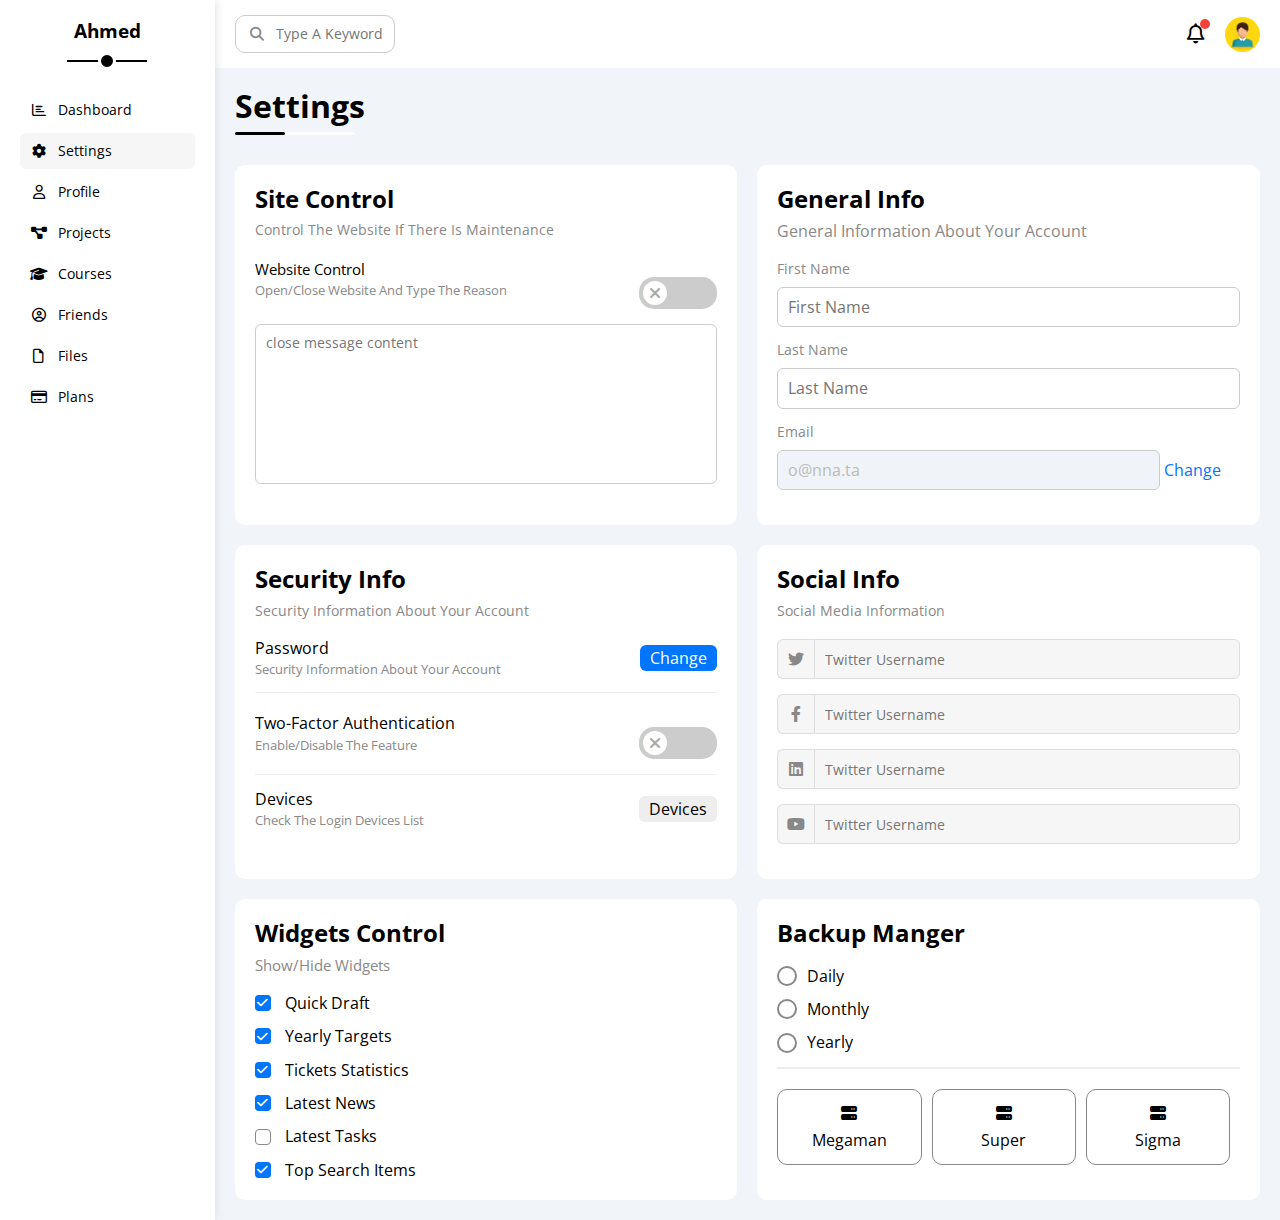
<file: settings.html>
<!DOCTYPE html>
<html lang="en">
<head>
    <meta charset="UTF-8">
    <meta name="viewport" content="width=device-width, initial-scale=1.0">
    <title>Settings</title>
    <link rel="stylesheet" href="css/all.min.css">
    <link rel="stylesheet" href="css/framework.css">
    <link rel="stylesheet" href="css/master.css">
    <link rel="stylesheet" href="css/Normalize.css">
    <link rel="preconnect" href="https://fonts.googleapis.com">
<link rel="preconnect" href="https://fonts.gstatic.com" crossorigin>
<link href="https://fonts.googleapis.com/css2?family=Open+Sans:ital,wght@0,400;0,800;1,300;1,500;1,600;1,700&display=swap" rel="stylesheet">
</head>
<body>
    <div class="page d-flex">
        <div class="sidebar bg-white p-20 relative">
            <h3 class="relative txt-c mt-0">Ahmed</h3>
            <ul>
                <li>
            <a class=" d-flex align-center fs-14 c-black rad-6 p-10" href="index.html">
                    <i class="fa-regular fa-chart-bar fa-fw"></i>
                    <span>Dashboard</span>
                </a>
                </li>
                <li>
                <a class="active d-flex align-center fs-14 c-black rad-6 p-10" href="settings.html">
                    <i class="fa-solid fa-gear fa-fw"></i>
                    <span>Settings</span>
                </a>
                </li>
                <li>
                <a class="d-flex align-center fs-14 c-black rad-6 p-10" href="profile.html">
                    <i class="fa-regular fa-user fa-fw"></i>
                    <span>Profile</span>
                </a>
                </li>
                <li>
                <a class="d-flex align-center fs-14 c-black rad-6 p-10" href="projects.html">
                    <i class="fa-solid fa-diagram-project fa-fw"></i>
                    <span>Projects</span>
                </a>
                </li>
                <li>
            <a class="d-flex align-center fs-14 c-black rad-6 p-10" href="courses.html">
                    <i class="fa-solid fa-graduation-cap fa-fw"></i>
                    <span>Courses</span>
            </a>
                </li>
                <li>
            <a class="d-flex align-center fs-14 c-black rad-6 p-10" href="friends.html">
                    <i class="fa-regular fa-circle-user fa-fw"></i>
                    <span>Friends</span>
            </a>
                </li>
                <li>
            <a class="d-flex align-center fs-14 c-black rad-6 p-10" href="files.html">
                    <i class="fa-regular fa-file fa-fw"></i>
                    <span>Files</span>
            </a>
                </li>
                <li>
                <a class="d-flex align-center fs-14 c-black rad-6 p-10" href="plans.html">
                    <i class="fa-regular fa-credit-card fa-fw"></i>
                    <span>Plans</span>
                </a>
                </li>
            </ul>
        </div>
        <div class="content w-full">
            <!-- start head  -->
            <div class="head between-flex bg-white p-15 ">
                    <div class="search relative">
                        <input type="text" class=" relative p-10 "  placeholder="Type A Keyword">
                    </div>
                <div class="icons d-flex  align-center">
                    <span class="notification"><i class="fa-regular fa-bell fa-lg relative"></i></span>
                    <img src="imges/6769264_60111.jpg" alt="">
                </div>
            </div> 
            <!-- End head  -->
            <!-- start content  -->
            <h1 class="relative"> Settings</h1>
<!-- <label >
    <input class="toggle-checkbox" type="checkbox" >
    <div class="toggle-switch"></div>
</label> -->

        <div class="setting-page m-20 d-grid gap-20">
            <!-- start setting box  -->
            <!-- site-control -->
            <div class="site-control p-20 bg-white rad-10">
                <h2 class="m-0 mb-10">Site Control</h2>
                <p class="mt-0 mb-20 fs-14 c-grey">Control The Website If There Is Maintenance</p>
                <div class="mb-15 between-flex">
                <div>
                    <span class="fs-15 m-0">Website Control</span>
                    <span class="fs-13 c-grey mt-5 mb-10 d-block">Open/Close Website And Type The Reason</span>
                </div>
                <label >
                    <input class="toggle-checkbox" type="checkbox" >
                    <div class="toggle-switch"></div>
                </label>
                </div>
                <textarea class="p-10 fs-14 rad-6 w-full" placeholder="close message content" ></textarea>
            </div>
            <!-- End site-control -->
            <!-- General info  -->
            <div class="general-info p-20 bg-white rad-10 ">
                <h2 class="mt-0 mb-10">General Info</h2>
                <p class="c-grey mt-0 mb-20">General Information About Your Account</p>
            <div class="mb-15">
                <label class="mb-10 d-block c-grey fs-14" for="first"> First Name</label>
                <input class="d-block w-full p-10 rad-6 c-grey" type="text" placeholder="First Name" id="first">
            </div>
            <div class="mb-15">
                <label class="mb-10 d-block c-grey fs-14" for="Last">Last Name</label>
                <input class="d-block w-full p-10 rad-6 c-grey" type="text" placeholder="Last Name" id="Last">
            </div>
            <div class="mb-15 ">
                <label class="mb-10 d-block c-grey fs-14" for="first"> Email</label>
                <input class=" email d-block w-full p-10 rad-6 c-grey" type="email" value="o@nna.ta" disabled>
                <a class="c-blue " href="#">Change</a>
            </div>
            </div>
            <!-- end General info  -->
            <!-- start secutiy  -->
            <div class="security  p-20 bg-white rad-10">
                <h2 class="m-0 mb-10">Security Info </h2>
                <p class="mt-5 mb-20  fs-14 c-grey">Security Information About Your Account</p>
                <div class="sec-box between-flex mb-15 pb-15">
                    <div>
                        <span class="fs-16">Password</span>
                        <p class="mt-5 m-0 fs-13 c-grey">Security Information About Your Account</p>
                    </div>
                    <a class="bg-blue c-white btn-shape" href="#">Change</a>
                </div>

                <div class="sec-box between-flex mb-15 pb-15">
                    <div>
                        <span class="fs-16">Two-Factor Authentication</span>
                        <p class="mt-5 mb-0 fs-13 c-grey">Enable/Disable The Feature</p>
                    </div>
                    <label >
                        <input class="toggle-checkbox" type="checkbox" >
                        <div class="toggle-switch"></div>
                    </label>
                </div>

                <div class="sec-box between-flex  pb-15">
                    <div>
                        <span class="fs-16">Devices</span>
                        <p class="mt-5 mb-0 fs-13 c-grey">Check The Login Devices List</p>
                    </div>
                    <a class="bg-eee c-black btn-shape " href="#">Devices</a>
                </div>
            </div>
            <!-- End secutiy  -->
            <!-- start social wedget  -->
            <div class="social p-20 bg-white rad-10 ">
                <h2 class="m-0 mb-10">Social Info </h2>
                <p class="mt-5 mb-20  fs-14 c-grey">Social Media Information</p>
                <div class="social-box mb-15 d-flex align-center c-grey">
                    <i class="fa-brands fa-twitter  c-grey center-flex "></i>
                    <input class="w-full  b-none fs-14" type="text" placeholder="Twitter Username">
                    
                </div>
                <div class="social-box mb-15 d-flex align-center c-grey">
                    <i class="fa-brands fa-facebook-f c-grey center-flex "></i>
                    <input class="w-full  b-none fs-14" type="text" placeholder="Twitter Username">
                    
                </div>
                <div class="social-box mb-15 d-flex align-center c-grey">
                    <i class="fa-brands fa-linkedin c-grey center-flex " ></i>
                    <input class="w-full  b-none fs-14" type="text" placeholder="Twitter Username">
                    
                </div>
                <div class="social-box mb-15 d-flex align-center c-grey">
                    <i class="fa-brands fa-youtube c-grey center-flex "></i> 
                    <input class="w-full  b-none fs-14" type="text" placeholder="Twitter Username">
                    
                </div>
            </div>
            <!-- end social wedget  -->
            <div class="widgets-control p-20 bg-white rad-10">
            <h2 class="mt-0 mb-10">Widgets Control</h2>
            <p class="mt-0 mb-20 c-grey fs-15">Show/Hide Widgets</p>
            <div class="control d-flex align-center mb-15">
            <input type="checkbox" id="one" checked />
            <label for="one">Quick Draft</label>
            </div>

            <div class="control d-flex align-center mb-15">
            <input type="checkbox" id="two" checked />
            <label for="two">Yearly Targets</label>
            </div>

            <div class="control d-flex align-center mb-15">
            <input type="checkbox" id="three" checked />
            <label for="three">Tickets Statistics</label>
            </div>

            <div class="control d-flex align-center mb-15">
            <input type="checkbox" id="four" checked />
            <label for="four">Latest News</label>
            </div>

            <div class="control d-flex align-center mb-15">
            <input type="checkbox" id="five" />
            <label for="five">Latest Tasks</label>
            </div>
            <div class="control d-flex align-center ">
            <input type="checkbox" id="six" checked />
            <label for="six">Top Search Items</label>
            </div>
        </div>
            <!-- End social wedget  -->
            <div class="backup-manger p-20 bg-white rad-10">
                    <h2 class="mt-0 mb-10">Backup Manger</h2>
                    <p class="mt-0 mb-20 c-grey fs-15"></p>
                    <div class="date d-flex align-center mb-15">
                    <input name="time" type="radio" id="daily"  />
                    <label for="daily"> Daily</label>
                    </div>
                    <div class="date d-flex align-center mb-15">
                    <input name="time" type="radio" id="monthly"  />
                    <label for="monthly">Monthly</label>
                    </div>
                    <div class="date d-flex align-center mb-15">
                    <input name="time" type="radio" id="yearly"  />
                    <label for="yearly">Yearly</label>
                    </div>
                    <div class="servers d-flex align-center txt-c">
                            <input type="radio" name="server" id="server-one">
                            <div class="server mb-15 rad-10 w-full ">
                                <label class="m-15  d-block" for="server-one">
                                    <i class="fa-solid fa-server d-block mb-10"></i>
                                    Megaman
                                </label>
                            </div>
                            <input type="radio" name="server" id="server-two">
                            <div class="server mb-15 rad-10 w-full ">
                                <label class="m-15  d-block" for="server-two">
                                    <i class="fa-solid fa-server d-block mb-10"></i>
                                    Super
                                </label>
                            </div>
                            <input type="radio" name="server" id="server-three">
                            <div class="server mb-15 rad-10 w-full ">
                                <label class="m-15  d-block" for="server-three">
                                    <i class="fa-solid fa-server d-block mb-10"></i>
                                    Sigma
                                </label>
                            </div>
                    </div> 
            </div>
        </div>
        <!-- End setting box  -->
    </div>
    <!-- End content  -->
</body>
</html>
</file>
<file: css/framework.css>
/* start padding & margin  */
.p-10 {
    padding: 10px;
}
.p-15 {
    padding: 15px;
}
.p-20 {
    padding: 20px;
}
.pt-15 {
    padding-top: 15px;
}
.pt-20 {
    padding-top: 20px;
}
.pl-15 {
    padding-left: 15px;
}
.pb-10 {
    padding-bottom: 10px;
}
.pb-15 {
    padding-bottom: 15px;
}
.pb-20 {
    padding-bottom: 20px;
}
.m-0 {
    margin: 0 ;
}
.m-15 {
    margin: 15px;
}
.m-20 {
    margin: 20px;
}
.mt-0 {
    margin-top: 0;
}
.mt-10 {
    margin-top: 10px;
}
.mt-15 {
    margin-top: 15px;
}
.mt-20 {
    margin-top: 20px;
}
.mt-25 {
    margin-top: 25px;
}
.mr-5 {
    margin-right: 5px;
}
.mr-10 {
    margin-right: 10px;
}
.mr-15 {
    margin-right: 15px;
}
.mr-20 {
    margin-right: 20px;
}
.mt-5 {
    margin-top: 5px;
}
.mb-0 {
    margin-bottom: 0;
}
.mb-5 {
    margin-bottom: 5px;
}
.mb-10 {
    margin-bottom: 10px;
}
.mb-15 {
    margin-bottom: 15px;
}
.mb-20 {
    margin-bottom: 20px;
}

/* End padding & margin  */

/* start box  */
.d-flex {
    display: flex;
    }
    .align-center {
        align-items: center;
    }
    .space-between {
        justify-content: space-between;
    }
    .f-wrap {
        flex-wrap: wrap;
    }
    .d-grid {
        display: grid;
    }
    .gap-20 {
        gap: 20px;
    }
    .d-block {
        display: block;
    }
    @media (max-width:767px) {
        .block-mobile {
            display: block;
        }
    }
    @media (max-width:767px) {
        .hide-mobile {
            display: none;
        }
    }
    @media (max-width:767px) {
        .txt-c-mobile {
            text-align: center;
        }
    }

/* End box  */
/* start position  */
.relative {
    position: relative;
}
/* End position  */

/* start color & background  */
.bg-white {
    background-color: white;
}
.bg-eee {
background-color: #eee;
}
.bg-blue {
    background-color: var(--blue-color);
}
.bg-orange {
    background-color: var(--orange-color);
}
.bg-green {
    background-color: var(--green-color);
}
.bg-red {
    background-color: var(--red-color);
}
.c-black {
    color: black;
}
.c-grey {
color: var(--grey-color);
}
.c-white {
    color: white;
}
.c-blue {
    color: var(--blue-color);
}
.c-orange {
    color: var(--orange-color);
}
.c-green {
    color: var(--green-color);
}
.c-red {
    color: var(--red-color);
}
/* End color & background  */

/* start fonts  */
.txt-c {
    text-align: center;
}
.fs-13 {
    font-size: 13px;
}
.fs-14 {
    font-size: 14px;
}
.fs-15 {
    font-size: 15px;
}
.fs-16{
    font-size: 16px;
}
.fs-18{
    font-size: 18px;
}
.fs-40 {
    font-size: 30px;
}
.fw-bold {
    font-weight: bold;
}
/* End fonts  */

/* borders  */
.rad-6 {
    border-radius: 6px;
}
.rad-10 {
    border-radius: 10px;

}
.rad-half {
    border-radius: 50%;
}
.b-none {
    border: none;
}
.b-ccc {
    border: 1px solid #ccc;
}
/* End borders  */
/* start width and height  */
.w-full {
    width: 100%;
}
.w-fit {
    width: fit-content;
}
.h-full {
    height: 100%;
}
/* End width and height  */ 
/* start component  */
.between-flex {
    display: flex;
    justify-content: space-between;
    align-items: center;
}
.center-flex {
    display: flex;
    justify-content: center;
    align-items: center;
}
.btn-shape {
    padding: 4px 10px;
    border-radius: 6px;
}
/* End component  */
</file>
<file: css/master.css>
:root {
    --blue-color: #0075ff;
    --blue-alt-color: #0d69d5;
    --orange-color: #f59e0b;
    --green-color: #22c55e;
    --red-color: #f44336;
    --grey-color: #888;
  }
  * {
    box-sizing: border-box;
  }
  body {
    font-family: "Open Sans", sans-serif;
    margin: 0;
  }
  *:focus {
    outline: none;
  }
  a {
    text-decoration: none;
  }
  ul {
    list-style: none;
    padding: 0;
  }
  ::-webkit-scrollbar {
  width: 15px;
  }
  ::-webkit-scrollbar-track {
    background-color: white;
  }
  ::-webkit-scrollbar-thumb {
    background-color: var(--blue-color);
  }
  ::-webkit-scrollbar-thumb:hover {
    background-color: var(--blue-alt-color);
  }
.page {
    min-height: 100vh;
    background-color: #f1f5f9;
}
.sidebar {
    width: 250px;
    box-shadow: 0 0 10px #ddd;
}
@media (max-width :767px) {
  .sidebar {
    width: 58px;
    padding: 10px;
  }
}
.sidebar > h3 {
    margin-bottom: 50px;
}
.sidebar > h3::before,
.sidebar > h3::after{
    content: "";
    position: absolute;
    left: 50%;
    transform: translateX(-50%);
    width: 80px;
    height: 2px;
    background-color: black;
}
.sidebar > h3::before 
{
    bottom: -20px;
}
.sidebar > h3::after {
    width: 12px;
    height: 12px;
    border-radius: 50%;
    bottom: -28px;
    border: 3px solid white;
    
}
@media (max-width :767px) {
  .sidebar > h3 {
    margin-bottom: 15px;
    font-size: 13px;
} 
  .sidebar > h3::before,
.sidebar > h3::after  {
    display: none;
  }
  
}
.sidebar ul li a  {
    transition: 0.3s;
    margin-bottom: 5px;
}
.sidebar ul li a:hover,
.sidebar ul li a.active {
    background-color: #f6f6f6;
}
.sidebar ul li a span {
    font-size: 14px;
    margin-left: 10px;
}
@media (max-width :767px) {
  .sidebar ul li a span {
    display: none;
  }
}
 .content {
overflow: hidden;
}
 .head .search::before {
  font-family: var(--fa-style-family-classic);
  content: "\f002";
  font-weight: 900;
  position: absolute;
  left: 20px;
  z-index: 2;
  top: 50%;
  font-size: 14px;
  color: var(--grey-color);
  transform: translatey(-50%);
}
.head .search input{
  border: 1px solid #ccc;
  border-radius: 10px;
  font-size: 14px;
  width: 160px;
  margin-left: 5px;
  padding-left: 40px;
  transition: width 0.3s;
}
.head input:focus{
width: 200px; 
}
.head input:focus::placeholder{
opacity: 0;
}

  .head .icons  {
    margin-right: 5px;
}
.head .icons .notification {
  margin-right: 15px;
  position: relative;
}
.head .icons .notification::before {
  content: "";
  position: absolute;
  right: -5px;
  top: -6px;
  width: 10px;
  height: 10px;
  border-radius: 50%;
  background-color: var(--red-color);
}
.content .head .icons img {
  width: 35px;
  height: 35px;
  border-radius: 50%;
  margin-left: 5px;
}
/* start head and rabber */
.page h1 {
  margin: 20px 20px 40px;
}
.page h1::before,
.page h1::after  {
  content: "";
  position: absolute;
  height: 3px;
  left: 0;
  border-radius: 6px;
  bottom: -10px;
  
}
.page h1::before {
  width: 120px;
  background-color: white;
}
.page h1::after {
  background-color: black;
  width: 50px;
}

.wrabber {
  grid-template-columns: repeat(auto-fill , minmax(450px , 1fr));
  overflow: hidden;
  margin-left: 20px;
  margin-right: 20px;
  margin-bottom: 20px;
}
@media (max-width: 767px) {
  .wrabber {
    grid-template-columns: minmax(200px , 1fr);
    margin-right: 10px;
    margin-left: 10px;
  }
}
.wrabber .welcome {
  overflow: hidden;
}
.wrabber .welcome .intro img {
  width: 200px;
  margin-bottom: -10px;
}
.wrabber .welcome .avatar {
  width: 64px;
  height: 64px;
  border-radius: 50%;
  border: 3px solid white;
  padding: 2px;
  box-shadow: 0 0 5px #ddd;
  margin-left: 20px;
  margin-top: -31px;
}@media (max-width : 767px) {
  .wrabber .welcome .avatar  {
    margin-bottom: 0;
    text-align: center;
  }
}
.wrabber .welcome .body {
  border-top: 1px solid #eee;
  border-bottom: 1px solid #eee;
}
.wrabber .welcome .body div {
  flex: 1;
}
@media (max-width : 767px) {
  .wrabber .welcome .body div {
    margin-bottom: 20px;
  }
}
.wrabber .welcome a {
  margin: 0 20px 15px auto;
}
.wrabber .welcome a:hover {
background-color: var(--blue-alt-color);
}
/* start Quick wedget  */
.quick-draft input[type="text"] {
  outline: none ;
  border: 1px solid #ccc;
}
.quick-draft textarea {
  height: 180px;
  resize: none;
  border: 1px solid #ccc;;
}
.quick-draft input[type="submit"] {
  margin-left:auto;
  border: none;
}
.quick-draft input[type="submit"]:hover {
  background-color: var(--blue-alt-color);
}
/* End Quick wedget  */
/* start targets */

.targets .target-row .icon{
  width: 80px;
  height: 80px;
  margin-right: 20px;
  
}
.targets .details {
  flex: 1
}
.targets .details .progress {
  background-color: rgb(0 117 255 / 20%);
  height: 4px;
}
.targets .details  .progress > span{
  height: 100%;
  position: absolute;
  left: 0;
  top: 0;
}
.targets .details  .progress > span span{

    position: absolute;
    bottom: 15px;
    right: -16px;
    color: white;
    padding: 2px 5px;
    font-size: 12px;
    border-radius: 6px;
}
  

.targets .details  .progress > span span::after {
  content: "";
  position: absolute;
  border-color: transparent;
  border-style: solid;
  bottom: -10px;
  border-width: 5px;
  /* border-top-color: blue; */
  left: 50%;
  transform: translateX(-50%);

}
.targets .details  .progress > .blue span::after {
  border-top-color: var(--blue-color);
}
.targets .details  .progress > .orange span::after {
  border-top-color: var(--orange-color);
}
.targets .details  .progress > .green span::after {
  border-top-color: var(--green-color);
}
.targets .blue .icon ,
.targets .blue .progress {
  background-color: rgb(0 117 255 / 20%);
}
.targets .orange .icon ,
.targets .orange .progress {
  background-color:  rgb(245 158 11 / 20%);
}
.targets .green .icon ,
.targets .green .progress {
  background-color:  rgb(34 197 94 / 20%);;
}
/* End targets */
/* start Tickets  */
.tickets .box{
  border: 1px solid #ccc;
  width: calc(50% - 10px);
}
@media (max-width:767px) {
  .tickets .box{
    width: 100%;
  }

}
/* End Tickets  */
/* start latest news wedget  */
.news .news-row:not(:last-of-type) {
  margin-bottom: 20px;
  padding-bottom: 20px;
  border-bottom: 1px solid #eee;
  }
.news .news-row img{
  width: 100px;
  max-width: 100%;
  margin-right: 15px;
}
.news .news-row .info
{
  flex-grow: 1;
}
.news .news-row .info h3 {
  font-size: 16px;
  margin-bottom: 6px;
}
.news .news-row .label {
  font-size: 13px;
}

@media (max-width : 767px) {
  .news .news-row
  {
    display: block;
  }
  .news .news-row img {
    margin-bottom: 10px;
    margin-right: 0;
  }
  .news .news-row .label {
    display: block;
    margin: 10px auto;
  }
}
/* End latest news wedget  */
/* start lateest tasks wedget  */
.latest-tasks .tasks-row:not(:last-child) {
padding-bottom: 15px;
margin-bottom: 15px;
border-bottom: 1px solid #eee;
}
.latest-tasks .tasks-row .content{
  flex:1;
}
.latest-tasks .tasks-row .content h3{
  margin-bottom: 5px;
}
.latest-tasks .tasks-row i {
  transition: 0.2s;
  cursor: pointer;
}
.latest-tasks .tasks-row.done {
  opacity: 0.3;
}
.latest-tasks .tasks-row.done h3 ,
.latest-tasks .tasks-row.done p {
  text-decoration: line-through;
}
.latest-tasks .tasks-row i:hover {
color: var(--red-color);
}
/* Start lateest Uploads wedget  */
.uploads ul li:not(:last-child) {
  border-bottom: 1px solid #eee;
}
.uploads  ul li img {
  width: 40px;
  height: 40px; 
}
/* End  lateest Uploads wedget */
/* Start lateest projects wedget  */
/* .las-projects ul {
  margin-left: 20px;
  padding-left: 20px;
  margin-bottom: 0;
} */
.las-projects ul::before {
  content: "";
  position: absolute;
  left: 12px;
  top: 0;
  width: 1px;
  height: 100%;
  background-color: var(--blue-color);
}
.las-projects ul li {
  position: relative;
}
.las-projects ul li::before {
  content: "";
  display: block;
  background-color:white;
  border: 2px solid white;
  width: 20px;
  height: 20px;
  border-radius: 50%;
  margin-right: 20px;
  outline: 2px solid var(--blue-color);
  z-index: 1;
} 
.las-projects ul li.done::before {
background-color: var(--blue-color);
}
.las-projects ul li.current::before{
animation: change-color 0.8s infinite alternate ;
}
.las-projects img {
  position: absolute;
  right: 0;
  bottom: 0;
  width: 160px;
  height: 150px;
  opacity: 0.2;
}
/* End lateest projects wedget  */
/* start reminders wedget  */
.reminders ul li .icon {
  width: 15px;
  height: 15px;
  margin-top: 5px;
}
.reminders ul li > .blue {
border-left: 2px solid var(--blue-color);
}
.reminders ul li > .green {
border-left: 2px solid var(--green-color);
}
.reminders ul li > .orange {
border-left: 2px solid var(--orange-color);
}
.reminders ul li > .red {
border-left: 2px solid var(--red-color);
}
/* End reminders wedget  */
/* start latest post wedget  */
.latest-post .info img {
  width: 48px;
  height: 48px;
}
.latest-post .text {
  line-height: 1.8;
  border-top: 1px solid #eee;
  border-bottom: 1px solid #eee;
}
/* End latest post wedget  */
/* start social media wedget  */
.social-media .row {
  padding-left: 80px; 
}
.social-media .row i {
  position: absolute;
  left: 0;
  top: 0;
  width: 52px;
  transition: 0.3s;
}
.social-media .row i:hover {
  transform: rotate(5deg);
 }
.social-media .twitter
 {
  background-color:rgb(29 161 242 / 20%);
  color: #1da1f2;
}
.social-media .twitter i,
.social-media .twitter a{
  background-color: #1da1f2;
}
.social-media .twitter i,
.social-media .twitter a {
  background-color: #1da1f2;
}
.social-media .face {
  background-color: rgb(24 119 242 / 20%);
  color: #1da1f2;
}
.social-media .face i,
.social-media .face a {
  background-color: #1877f2;
}
.social-media .youtube {
  background-color: rgb(255 0 0 / 20%);
  color: #ff0000;
}
.social-media .youtube i,
.social-media .youtube a {
  background-color: #ff0000;
}
.social-media .linkdin {
  background-color: rgb(0 119 181 / 20%);
  color: #0077b5;
}
.social-media .linkdin i,
.social-media .linkdin a {
  background-color: #0077b5;
}
/* start projects table  */
.projects .responsive-table {
  overflow-x: auto;
}
.projects table {
  min-width: 1000px;
  border-spacing: 0;
}

.projects table tr td {
  padding: 15px;
  transition: 0.2s;
}
.projects thead td {
  border-spacing: #eee;
  font-weight: bold;
}
.projects tbody td {
  border-bottom: 1px solid #eee;
  border-left: 1px solid #eee;
}
.projects tbody tr:hover td {
  background-color: #faf7f7;
}
.projects table tr td img {
  width: 32px;
  height: 32px;
  padding: 2px;
  background-color: white;
  border-radius: 50%;
}
.projects table tr td img:not(:first-child) {
  margin-left: -20px;
}
.projects tbody tr td:last-child {
border-right: 1px solid #eee;
}
/* End projects table  */
/* ************************************************* */
/* start settings page  */
.setting-page {
  grid-template-columns:  repeat(auto-fill , minmax(450px , 1fr));
}
@media (max-width : 767px) {
  .setting-page {
    grid-template-columns: minmax(100px , 1fr);
    margin-left: 10px;
    margin-right: 10px;
  }
}
.site-control textarea {
min-height: 160px; 
resize: none;
border: 1px solid #ccc;
}
.general-info input {
  border: none;
  border: 1px solid #ccc;
}
.general-info .email {
  display: inline-flex;
  width: calc(100% - 80px);
}
.general-info :disabled {
  background-color: #f0f4f8;
  color: #bbb;
}
.security .sec-box:not(:last-of-type) {
  border-bottom:1px solid #eee ;
}
.social .social-box i {
  width: 40px;
  height: 40px;
  background-color: #f6f6f6;
  border: 1px solid #ddd;
  border-right: none;
  border-radius: 6px 0 0 6px;
  transition: 0.4s;
}
.setting-page .social > .social-box:focus-within i {
  color:black;
}
.social .social-box input {
  background-color: #f6f6f6;
  border-radius: 0 6px 6px 0;
  height: 40px;
  border: 1px solid #ddd;
  padding-left: 10px;
}

.widgets-control .control input[type="checkbox"] {
  -webkit-appearance: none;
  appearance: none;
}
/* .widgets-control .control input[type="checkbox"] {
  -webkit-appearance: none;
  appearance: none;
} */

.widgets-control .control label {
  position: relative;
  cursor: pointer;
  padding-left: 30px;
} 
.widgets-control .control label::before,
.widgets-control .control label::after {
  position: absolute;
  left: 0;
  top: 50%;
  border-radius: 4px;
  margin-top: -8px;
}
.widgets-control .control label::before {
  content: "";
  width: 14px;
  height: 14px;
  border: 1px solid var(--grey-color);
}
.widgets-control .control label:hover::before {
  border: 1px solid var(--blue-alt-color);
}
.widgets-control .control label::after {
  font-family: var(--fa-style-family-classic);
  content: "\f00c";
  font-weight: 900;
  background-color: var(--blue-color);
  color: white;
  font-size: 12px;
  width: 16px;
  height: 16px;
  display: flex;
  justify-content: center;
  align-items: center;
  transition: 0.3s;
  transform: scale(0) rotate(360deg);
}
.widgets-control .control input[type="checkbox"]:checked + label::after {
transform: scale(1);
}
/* start backup wedget  */
.backup-manger input[type="radio"] {
  -webkit-appearance: none; 
  appearance: none;
}
.backup-manger .date label {
  position: relative;
  cursor: pointer;
  padding-left: 30px;
}
.backup-manger .date label::before,
.backup-manger .date label::after {
  content: "";
  position: absolute;
transition: 0.3s;
  border-radius: 50%;
}
.backup-manger .date label::before {
  left: 0;
  top: 50%;
  width: 16px;
  height: 16px;
  border: 2px solid var(--grey-color);
  margin-top: -10px;
}
.backup-manger .date label::after {
  left: 4px;
  top: 3px;
  width: 12px;
  height: 12px;
  background-color: var(--blue-color);
  transform: scale(0);
}
.backup-manger .date input[type="radio"]:checked + label::before {
  border-color: var(--blue-color);
}
.backup-manger .date input[type="radio"]:checked + label::after {
  transform: scale(1);
}
.backup-manger .servers {
  padding-top: 20px;
  border-top: 2px solid #eee;
}
@media (max-width :767px) {
  .backup-manger .servers {
    flex-wrap: wrap;
  }
}
.backup-manger .servers .server {
  border: 1px solid var(--grey-color);
  margin-right: 10px;
  position: relative;
}
.backup-manger .servers .server label {
cursor: pointer;
}
.backup-manger .servers input[type="radio"]:checked + .server {
  border-color: var(--blue-color);
  color: var(--blue-color);
}
/* End backup wedget  */

/* End settings page  */
/* start profile page  */
@media (max-width:767px) {
  .profile-page .overview {
    flex-direction: column;
  }
  
}
.profile-page .avatar-box {
  width: 350px;
}
@media (min-width:767px) {
  .profile-page  .avatar-box{
    border-right: 1px solid #eee;
  }
}
.profile-page .avatar-box img {
  width: 120px;
  height: 120px;
  border-radius: 50%;
}
.profile-page .avatar-box .progress {
  width: 70%;
  height: 6px;
  border-radius: 3px;
  margin: 10px;
  position: relative;
  margin: auto;
}
.profile-page .avatar-box .progress span{
  height: 100%;
  position: absolute;
  border-radius: 3px;
  left: 0;
  top: 0;
}
.profile-page .info-box .box {
  flex-wrap: wrap;
  transition: 0.3s;
  border-bottom: 1px solid #eee;
}
.profile-page .info-box .box:hover {
  background-color: #f9f9f9;
}
.profile-page .info-box .box:last-of-type{
  border: none;
}
.profile-page .info-box .box > div {
  min-width: 250px;
  padding: 10px 0 0;
}

.profile-page .overview .toggle-switch {
  height: 20px;
}

  .profile-page .overview label{
    display: flex;
    align-items: center;
}
@media (max-width:767px) {
  .profile-page .overview .toggle-switch {
margin: auto;
  }
}
.profile-page .overview .toggle-switch::before {
  width: 13px;
  height: 13px;
  font-size: 12px;
}
.profile-page .overview .toggle-checkbox:checked + .toggle-switch::before  {
  left: 60px;
}
@media (max-width:767px) {
  .profile-page .other-data {
  flex-direction: column;
  }
}
.profile-page .skills {
  flex-grow: 1;
  }
.profile-page .skills .row-skills {
padding: 15px 0;
}
.profile-page .skills .row-skills:not(:last-child) {
  border-bottom: 1px solid #eee;
}
@media (max-width:767px) {
  .profile-page .skills .row-skills  {
    text-align: center;
    display: block;
  }
}
.profile-page .skills .row-skills span {
  display: inline-flex;
  padding: 4px 10px;
  font-size: 14px;
  border-radius: 6px;
}
.profile-page .latest-activities {
  flex-grow: 2;
}
.profile-page .latest-activities .activity-row:not(:last-child) {
  border-bottom: 1px solid #eee;
  padding-bottom: 20px;
  margin-bottom: 20px;
}
.profile-page .activity-row img {
  width: 64px;
  height: 64px;
}
@media (min-width:768px) {
  .profile-page .activity-row .date {
    margin-left: auto;
    text-align: right;
  }
}
@media (max-width:767px) {
  .profile-page .activity-row {
  flex-direction: column; 
  }
  .profile-page .activity-row img {
    margin-right: 0;
    margin-bottom: 15px ;
  }
  .profile-page .activity-row .date {
margin-top: 15px;
  }

  }

/* End profile page  */
/* start projects page  */
.projects-page {
  grid-template-columns: repeat(auto-fill , minmax(500px , 1fr));
}
@media (max-width :767px) {
  .projects-page {
    grid-template-columns: minmax(200px , 1fr);
    gap: 10px;
    margin-left: 10px;
    margin-right: 10px;
  }
}
.projects-page .project .date {
  position: absolute;
  right: 10px;
  top: 10px;
}
.projects-page .project .team {
  position: relative;
  min-height: 80px;
}
.projects-page .project a {
  position: absolute;
  left: 0;
  bottom: 0;
}
.projects-page .project a:nth-child(2) {
  left: 25px;
}
.projects-page .project a:nth-child(3) {
  left: 50px;
}
.projects-page .project a:nth-child(4) {
  left: 75px;
}
.projects-page .project a:nth-child(5) {
  left: 100px;
}
.projects-page .project a:hover {
  z-index: 100;
}

.projects-page .project a img {
  width: 40px;
  height: 40px;
  border-radius: 50%;
border: 2px solid white;
}

.projects-page .project .do {
  justify-content: flex-end;
  padding-top: 20px;
  padding-bottom: 20px;
  border-top: 1px solid #eee;

}
.projects-page .project .do span{
  padding: 4px 10px;
    margin-right: 6px;
    width: fit-content;
}
@media (max-width: 767px) {
  .projects-page .project .do {
    flex-direction: column;
    justify-content: flex-start;
  }
  .projects-page .project .do span:not(:last-child){
    width: fit-content;
    margin-bottom: 10px;
  }
}
.projects-page .project .info {
  padding-top: 20px;
  border-top: 1px solid #eee;
}

.projects-page .project .progress {
  position: relative;
  width: 260px;
  height: 6px;
  border-radius: 4px;
}
@media (max-width: 767px) {
  .projects-page .project .info {
flex-direction: column;
  }
.projects-page .project .progress {
  margin-bottom: 15px;
  width: 220px;
}
}
.projects-page .project .progress span{
  position: absolute;
  left: 0;
  top: 0;
  height: 100%;
  border-radius: 4px;
}
/* End projects page  */
/* start courses page  */
.courses-page {
  grid-template-columns: repeat(auto-fill , minmax(300px , 1fr));
}
@media (max-width:767px) {
  .courses-page {
      grid-template-columns: minmax(200px , 1fr);
    gap: 10px;
    margin-left: 10px;
    margin-right: 10px;
  }
}
.courses-page .course {
  overflow: hidden;
}
.courses-page .cover {
  max-width: 100%;
}
.courses-page .instructor {
  position: absolute;
  left: 15px;
  top: 15px;
  width: 60px;
  height: 60px;
  border-radius: 50%;
  border: 2px solid white;
}
.courses-page .descripition {
  line-height: 1.6;
}
.courses-page .info {
  border-top: 1px solid #eee;
}
.courses-page .info .title {
  position: absolute;
  top: -13px;
  left: 50%;
  transform: translateX(-50%);
  height: 25px;
}
/* End courses page  */
/* start friends page  */
.friends-page {
  grid-template-columns: repeat(auto-fill , minmax(300px , 1fr));
}
@media (max-width :767px) {
  .friends-page {
    grid-template-columns:  minmax(300px , 1fr);
    gap: 10px;
    margin-left: 10px;
    margin-right: 10px;
  }
}
.friends-page .content {
  position: absolute;
  left: 10px;
  top: 10px;
}
.friends-page .contact i {
  background-color: #eee;
  padding: 10px;
  color: #666;
  border-radius: 50%;
  font-size: 13px;
}
.friends-page img {
  width: 90px;
  height: 90px;
  border-radius: 50%;
}
.friends-page .icons {
  padding-top: 15px;
  padding-bottom: 15px;
  margin-top: 15px;
  margin-bottom: 15px;
  border-top: 1px solid #eee;
  border-bottom: 1px solid #eee;
}
.friends-page .icons .vip{
  position: absolute;
  right: 0;
  top: 50%;
  transform: translateY(-50%);
  font-size: 45px;
  opacity: 0.2;
}
.friends-page .icons i{
  margin-right: 5px;
}
/* End friends page  */

/* start files page  */
.files-page{
  flex-direction: row-reverse;
  align-items: flex-start;
}
@media (max-width :767px) {
  .files-page{
    flex-direction: column;
    align-items: normal;
    margin-right: 10px;
    margin-left: 10px;
    gap: 10px;
  }
}
.files-page .file-stats {
  min-width: 260px;
}
.files-page .file-stats .card {
  border: 1px solid #eee;
}
.files-page .card .icon {
  width: 40px;
  height: 40px;
  margin-right: 10px;
}
.files-page .card .size {
  margin-left: auto;
}
.files-page .card .blue {
  background-color: rgb(0 117 255 / 20%);
}
.files-page .card .green {
  background-color: rgb(34 197 94 / 20%);
}
.files-page .card .red {
  background-color: rgb(244 67 54 / 20%);
}
.files-page .card .orange {
  background-color: rgb(245 158 11 / 20%);
}
.files-page .uploads {
  display: block;
  margin: 15px auto 0;
  padding: 10px 15px;
  transition: 0.3s;
}
.files-page .uploads:hover{
  background-color: var(--blue-alt-color);
}
.files-page .uploads:hover i {
  animation: go-up 0.8s infinite;
}
/* files content  */
.files-page .files-content {
  grid-template-columns: repeat(auto-fill , minmax(200px , 1fr));
  flex: 1;
}
.files-page .files-content .file img {
width: 64px;
height: 64px;
transition: 0.3s;
}

.files-page .files-content .file i {
  position: absolute;
  left: 10px;
  top: 10px;
}
.files-page .files-content .info {
  padding-top: 10px;
  border-top: 1px solid #eee;
}
/* files content  */
/* End files page  */
/* start plans page  */
.plans-page {
  grid-template-columns: repeat(auto-fill , minmax(450px , 1fr));
}
@media (max-width :767px) {
  .plans-page {
    grid-template-columns:  minmax(300px , 1fr);
    gap: 10;
    margin-left: 10px;
    margin-right: 10px;
  }
}
.plans-page .plan .top {
  border: 3px solid white;
outline: 3px solid transparent;
}
.plans-page .plan .top h3 {
  font-size: 25px;
}
.plans-page .plan .price {
  position: relative;
  font-size: 40px;
  width: fit-content;
  margin: auto;
}
.plans-page .plan  .price span {
  position: absolute;
  left: -20px;
  top: 0;
  font-size: 25px;
}
.plans-page .plan ul li {
  padding: 15px 0;
  border-bottom: 1px solid #eee;
}
.plans-page .plan ul li i:first-child {
  font-size: 18px;
  margin-right: 5px;
}
.plans-page .plan ul li i.yes {
  color: var(--green-color);
}
.plans-page .plan ul li i:not(.yes , .help) {
  color: var(--red-color);
}
.plans-page .plan.green .top {
  outline-color: var(--green-color);
}
.plans-page .plan.blue .top {
  outline-color: var(--blue-color);
}
.plans-page .plan.orange .top {
  outline-color: var(--orange-color);
}
.plans-page .plan ul li .help{
  margin-left: auto;
  cursor: pointer;
}
/* End plans page  */
/* ************************************************ */
/* End social media wedget  */
.toggle-checkbox {
  -webkit-appearance: none; 
  appearance: none;
  }
  .toggle-switch {
  position: relative;
  width: 78px;
  height: 32px;
  background-color: #ccc;
  border-radius: 15px;
  transition: 0.3s;
  cursor: pointer;
  }
  .toggle-switch::before {
  font-family: var(--fa-style-family-classic);
  content: "\f00d";
  font-weight: 900;
  position: absolute;
  background-color: white;
  width: 24px;
  height: 24px;
  top: 4px;
  border-radius: 50%;
  left: 4px;
  display: flex;
  align-items: center;
  justify-content: center;
  color: #aaa;
  transition: 0.3s;
  }
  .toggle-checkbox:checked +.toggle-switch {
    background-color: var(--blue-color);
  }
  .toggle-checkbox:checked + .toggle-switch::before {
  content: "\f00c";
  left: 50px;
  
  }
/* start animation  */
@keyframes change-color {
  0%,
  100%
  {
    background-color: white;
  }
  50% {
    background-color:var(--blue-color);
  }
}
@keyframes go-up {
  0% , 100% {
    transform: translateY(0);
  }
  50% {
    transform: translateY(-5px);
  }
}
/* End animation  */
</file>
